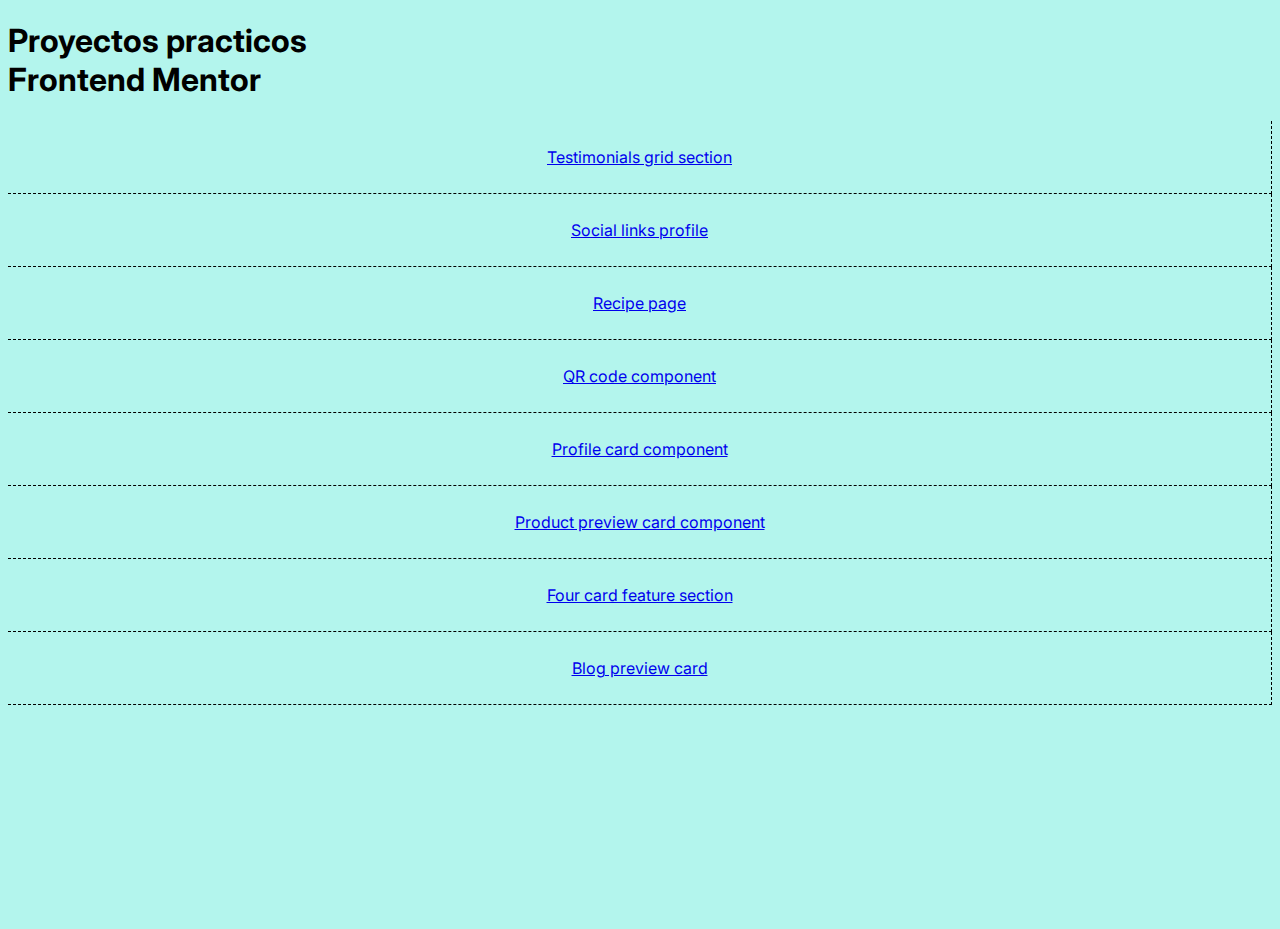
<file: Index.html>
<!DOCTYPE html>
<html lang="es">
<head>
  <meta charset="UTF-8">
  <meta name="viewport" content="width=device-width, initial-scale=1.0"> <!-- displays site properly based on user's device -->
  <link rel="stylesheet" href="stylesd.css">
  <link rel="preconnect" href="https://fonts.googleapis.com">
  <link rel="preconnect" href="https://fonts.gstatic.com" crossorigin>
  <link href="https://fonts.googleapis.com/css2?family=Figtree:ital,wght@0,300..900;1,300..900&family=Inter:ital,opsz,wght@0,14..32,100..900;1,14..32,100..900&display=swap" rel="stylesheet">
  <link rel="icon" type="image/png" sizes="32x32" href="Imagesd/favicon-32x32.png">
  <title>Frontend Mentor | Link a Proyectos</title>
</head>
<body>
    <div role="contentinfo" class="colum-social">
        <header class="head-1">
            <h1 class="head-h1">
                Proyectos practicos <br> Frontend Mentor
            </h1>
        </header>
        </dt>
        <footer class="foot-1">
            <dl class="list">
                <dt class="bto-1" >
                    <a href="https://danesp93.github.io/development/Testimonials%20grid%20section/" target="_blank"><p >Testimonials grid section</p>
                </dt>
                <dt class="bto-1" >
                    <a href="https://danesp93.github.io/development/Social%20links%20profile/" target="_blank"><p >Social links profile</p>
                </dt>
                <dt class="bto-1" >
                    <a href="https://danesp93.github.io/development/Recipe%20page/" target="_blank"><p >Recipe page</p>
                </dt>
                <dt class="bto-1" >
                    <a href="https://danesp93.github.io/development/QR%20code%20component/" target="_blank"><p >QR code component</p>
                </dt>
                <dt class="bto-1" >
                    <a href="https://danesp93.github.io/development/Profile%20card%20component/" target="_blank"><p >Profile card component</p>
                </dt>
                <dt class="bto-1" >
                    <a href="https://danesp93.github.io/development/Product%20preview%20card%20component/" target="_blank"><p >Product preview card component</p>
                </dt>
                <dt class="bto-1" >
                    <a href="https://danesp93.github.io/development/Four%20card%20feature%20section/" target="_blank"><p >Four card feature section</p>
                </dt>
                <dt class="bto-1" >
                    <a href="https://danesp93.github.io/development/Blog%20preview%20card/" target="_blank"><p >Blog preview card</p>
                </dt>
            </dl>
        </footer>
    </div>
</body>
</html>
</file>
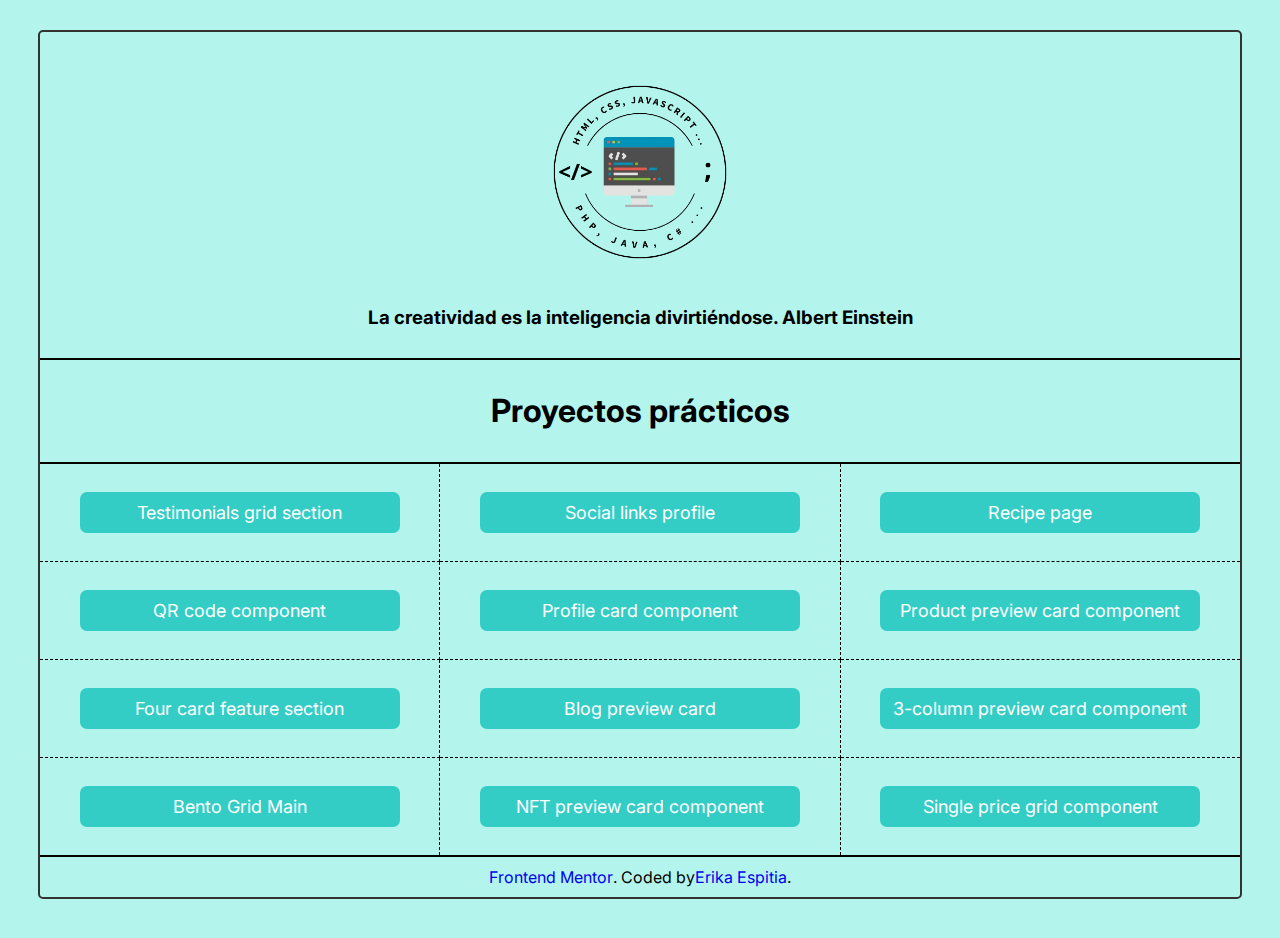
<file: index.html>
<!DOCTYPE html>
<html lang="es">
<head>
  <meta charset="UTF-8">
  <meta name="viewport" content="width=device-width, initial-scale=1.0"> <!-- displays site properly based on user's device -->
  <link rel="stylesheet" href="stylesd.css">
  <link rel="preconnect" href="https://fonts.googleapis.com">
  <link rel="preconnect" href="https://fonts.gstatic.com" crossorigin>
  <link href="https://fonts.googleapis.com/css2?family=Figtree:ital,wght@0,300..900;1,300..900&family=Inter:ital,opsz,wght@0,14..32,100..900;1,14..32,100..900&display=swap" rel="stylesheet">
  <link rel="icon" type="image/png" sizes="32x32" href="Imagesd/favicon-32x32.png">
  <title>Frontend Mentor | Link a Proyectos</title>
</head>
<body>
    <div role="contentinfo" class="Pagina">
        <div role="Menu" class="pMenu">
            <img src="./Imagesd/logogit.png" alt="">
            <h3>La creatividad es la inteligencia divirtiéndose. Albert Einstein </h3>
        </div>
        <div role="head" class="pagHead">
            <H1>
                Proyectos prácticos
            </H1>
        </div>
        <div role="columns" class="bto-1" >
            <a href="https://danesp93.github.io/development/Testimonials%20grid%20section/" target="_blank">
            <p>Testimonials grid section</p>
        </div>
        <div role="columns" class="bto-2" >
            <a href="https://danesp93.github.io/development/Social%20links%20profile/" target="_blank">
            <p>Social links profile</p>
        </div>
        <div role="columns" class="bto-3" >
            <a href="https://danesp93.github.io/development/Recipe%20page/" target="_blank">
            <p >Recipe page</p>
        </div>
        <div role="columns" class="bto-4" >
            <a href="https://danesp93.github.io/development/QR%20code%20component/" target="_blank">
            <p >QR code component</p>
        </div>
        <div role="columns" class="bto-5" >
            <a href="https://danesp93.github.io/development/Profile%20card%20component/" target="_blank">
            <p >Profile card component</p>
        </div>
        <div role="columns" class="bto-6" >
            <a href="https://danesp93.github.io/development/Product%20preview%20card%20component/" target="_blank">
            <p >Product preview card component</p>
        </div>
        <div role="columns" class="bto-7" >
            <a href="https://danesp93.github.io/development/Four%20card%20feature%20section/" target="_blank">
            <p>Four card feature section</p>
        </div>
        <div role="columns" class="bto-8">
            <a href="https://danesp93.github.io/development/Blog%20preview%20card/" target="_blank"><p >Blog preview card</p>
        </div>
        <div role="columns" class="bto-9">
            <a href="https://danesp93.github.io/development/3-column-preview-card-component-main/" target="_blank">
            <p>3-column preview card component</p>
        </div>
        <div role="columns" class="bto-10">
            <a href="https://danesp93.github.io/development/Bento%20grid/" target="_blank">
            <p>Bento Grid Main</p>
        </div>
        <div role="columns" class="bto-11">
            <a href="https://danesp93.github.io/development/NFT%20preview%20card%20component/" target="_blank">
            <p>NFT preview card component</p>
        </div>
        <div role="columns" class="bto-12">
            <a href="https://danesp93.github.io/development/Single%20price%20grid%20component/" target="_blank">
            <p>Single price grid component</p>
        </div>
        <div role="footer" class="pagiFooter">
            <span class="attribution">
                <a href="https://www.frontendmentor.io?ref=challenge" target="_blank">Frontend Mentor</a>. 
                Coded by <a href="#">Erika Espitia</a>.
            </span>
        </div>
    </div>
</body>
</html>
</file>
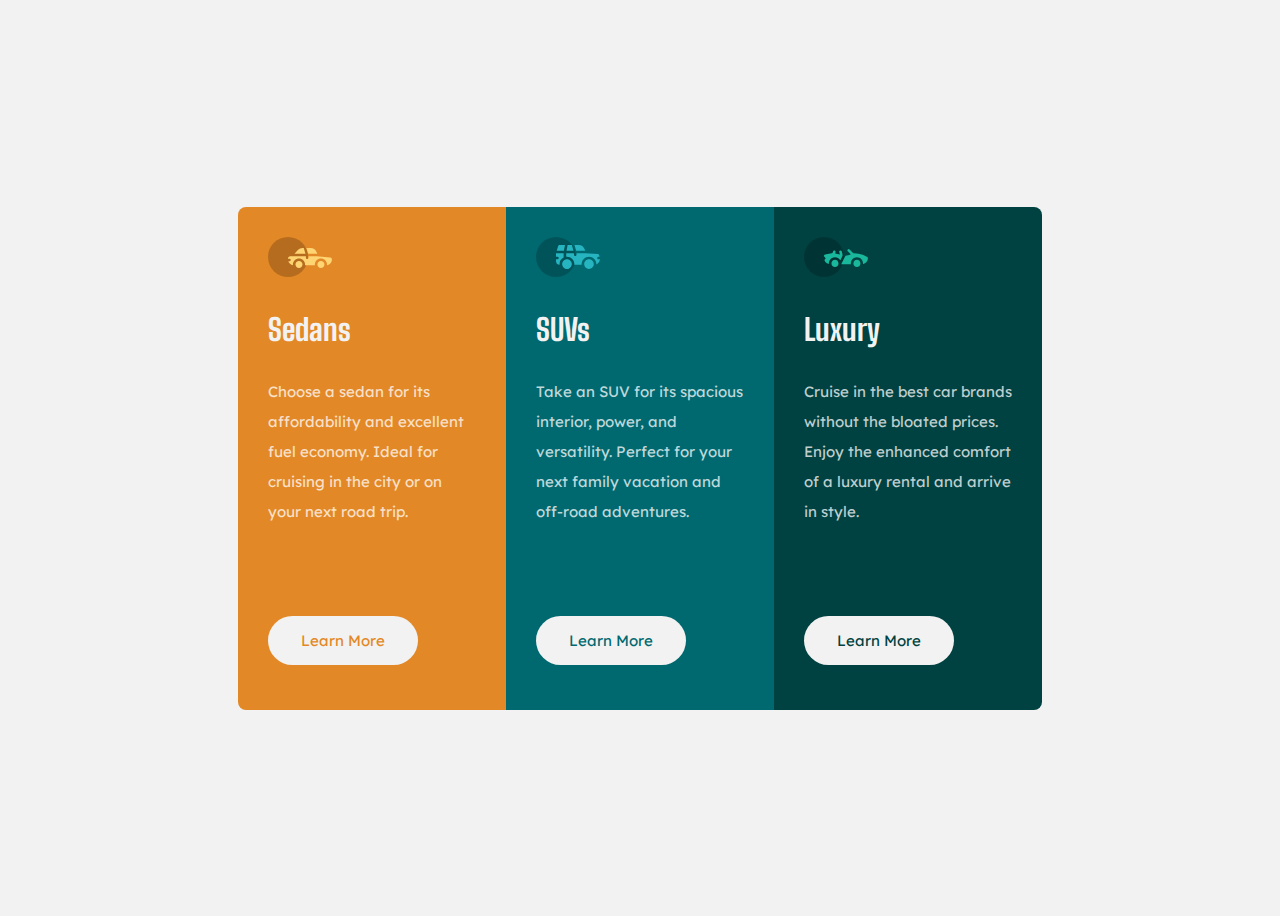
<file: 3-column-preview-card-component-main/index.html>
<!DOCTYPE html>
<html lang="en">
<head>
    <meta charset="UTF-8">
  <meta name="viewport" content="width=device-width, initial-scale=1.0"> <!-- displays site properly based on user's device -->

  <link rel="icon" type="image/png" sizes="32x32" href="./images/favicon-32x32.png">
  <link rel="stylesheet" href="stylesc.css">
  <title>Frontend Mentor | 3-column preview card component</title>
</head>
<body>
    <section class="cardcolums">
        <div class="cardSedans">
            <!-- <img class="imgcomill" src="images/bg-pattern-quotation.svg" alt=""> -->
            <img class="imgSedans" src="images/icon-sedans.svg" alt="">
            <h3 class="h3Card">Sedans</h3>
            <p class="pCard">
                Choose a sedan for its affordability and excellent fuel economy. Ideal for cruising in the city 
                or on your next road trip.
            </p>
            <footer class="bto-1">
                <p class="pbtn1">Learn More</p>
            </footer>
        </div>
        <div class="cardSuvs">
            <img class="imgSuvs" src="images/icon-suvs.svg" alt="">
            <h3 class="h3Card">SUVs</h3>
            <p class="pCard">
                Take an SUV for its spacious interior, power, and versatility. Perfect for your next family vacation 
                and off-road adventures.
            </p>
            <footer class="bto-2">
                <p class="pbtn2">Learn More</p>
            </footer>
        </div>
        <div class="cardLuxury">
            <img class="imgLuxury"  src="images/icon-luxury.svg" alt="">
            <h3 class="h3Card">Luxury</h3>
            <p class="pCard">
                Cruise in the best car brands without the bloated prices. Enjoy the enhanced comfort of a luxury 
                rental and arrive in style.
            </p>
            <footer class="bto-3">
                <p class="pbtn3">Learn More</p>
            </footer>
        </div>
    </section>
</body>
</html>
</file>
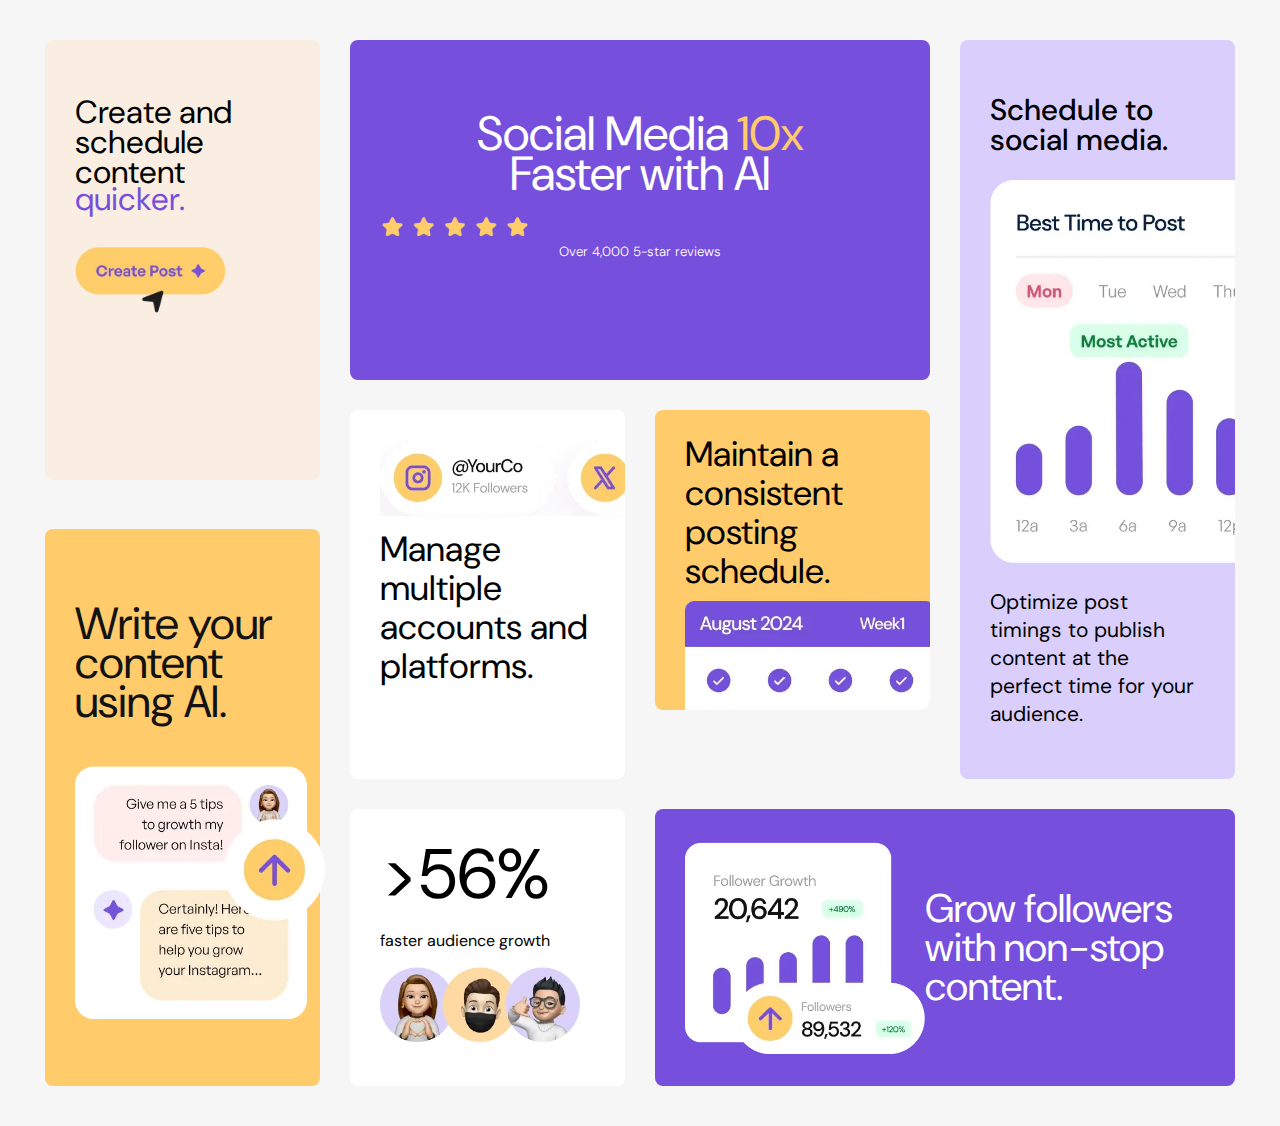
<file: Bento grid/index.html>
<!DOCTYPE html>
<html lang="en">
<head>
    <meta charset="UTF-8">
    <meta name="viewport" content="width=device-width, initial-scale=1.0"> <!-- displays site properly based on user's device -->
    <link rel="stylesheet" href="stylesben.css">
    <link rel="preconnect" href="https://fonts.googleapis.com">
    <link rel="preconnect" href="https://fonts.gstatic.com" crossorigin>
    <link rel="icon" type="image/png" sizes="32x32" href="./images/favicon-32x32.png">
    <title>Frontend Mentor | Bento grid</title>
</head>
<body>
    <section class="tarjetas">
        <div class="cardStar">
            
            <h1 class="h1Star">Social Media <span>10x</span></h1>
            <h1 class="h1Ia">Faster with AI</h1>
            <img src="./images/illustration-five-stars.webp" alt="" class="imgStar">
            <h5>Over 4,000 5-star reviews</h5>
        </div>
        <div class="cardSocial">
            <img src="./images/illustration-multiple-platforms.webp" alt="" class="imgSocial">
            <h5>Manage multiple accounts and platforms.</h5>
        </div>
        <div class="cardCalen">
            <h3>Maintain a consistent posting schedule.</h3>
            <img src="./images/illustration-consistent-schedule.webp" alt="" class="imgCalen">
        </div>
        <div class="cardMedia">
            <h2>Schedule to social media.</h2>
            <img src="./images/illustration-schedule-posts.webp" alt="" class="imgMedia">
            <p>Optimize post timings to publish content at the perfect time for your audience.</p>
        </div>
        <div class="cardFollowers">
            <img src="./images/illustration-grow-followers.webp" alt="" class="imgFollow">
            <h2>Grow followers with non-stop content.</h2>
        </div>
        <div class="cardAudi">
            <h3>>56%</h3>
            <p>faster audience growth</p>
            <img src="./images/illustration-audience-growth.webp" alt="" class="imgAudi">
        </div>
        <div class="cardPost">
            <h2 class="h2c">Create and schedule content</h2>
            <h2 class="h2q">quicker.</h2>
            <img src="./images/illustration-create-post.webp" alt="" class="imgPost">
        </div>
        <div class="cardChat">
            <h3>Write your content using AI.</h3>
            <img src="./images/illustration-ai-content.webp" alt="" class="imgChad">
        </div>
    </section>
</body>
</html>
</file>
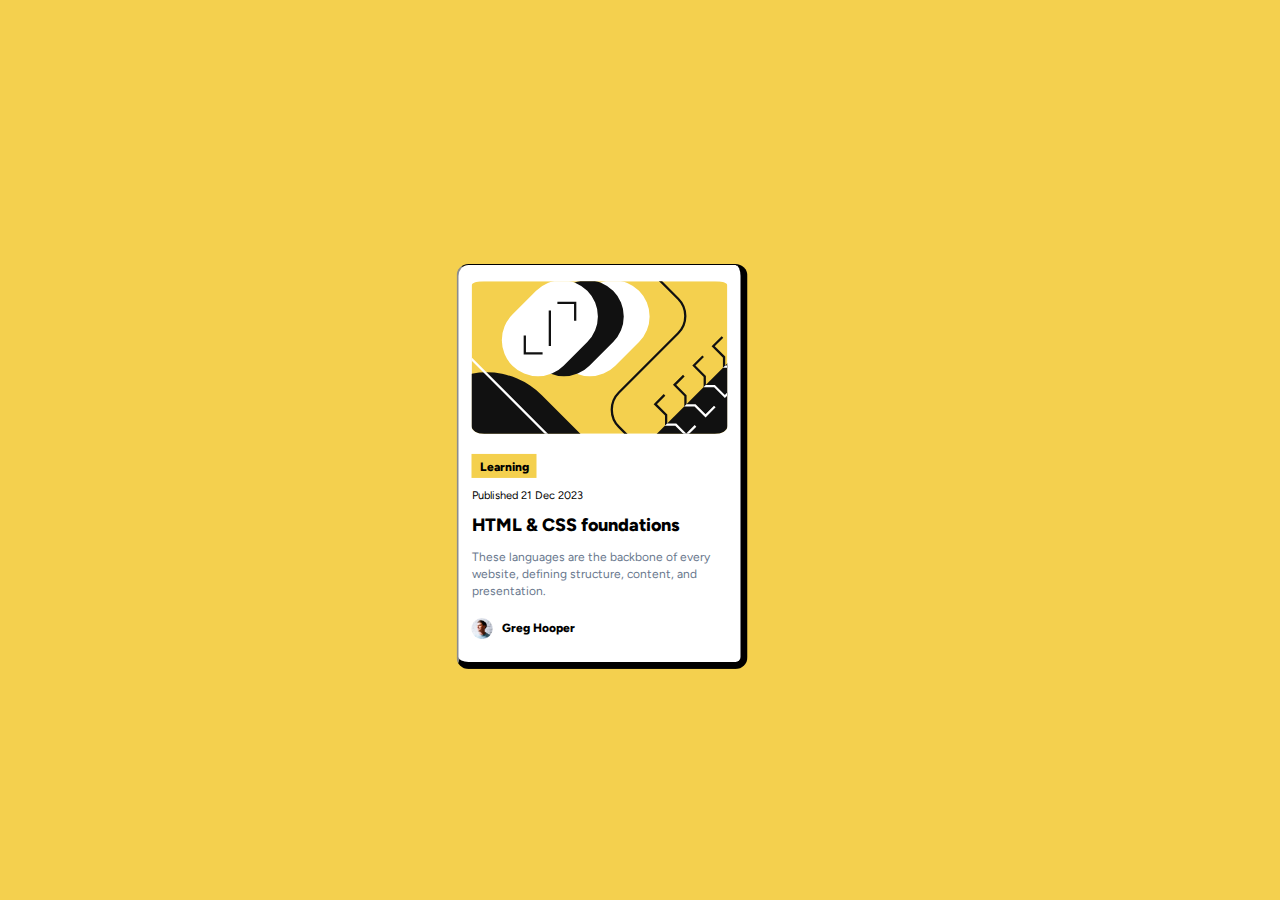
<file: Blog preview card/index.html>
<!DOCTYPE html>
<html lang="en">
<head>
  <meta charset="UTF-8">
  <meta name="viewport" content="width=device-width, initial-scale=1.0"> <!-- displays site properly based on user's device -->
  <link rel="stylesheet" href="styles.css">
  <link rel="preconnect" href="https://fonts.googleapis.com">
<link rel="preconnect" href="https://fonts.gstatic.com" crossorigin>
<link href="https://fonts.googleapis.com/css2?family=Figtree:ital,wght@0,300..900;1,300..900&display=swap" rel="stylesheet">
  <link rel="icon" type="image/png" sizes="32x32" href="images/favicon-32x32.png">
  <title>Frontend Mentor | Blog preview card</title>
</head>
<body>
    <div class="colum-blog">
        <div class="cont-blog">
            <div >
                <svg xmlns="http://www.w3.org/2000/svg" class="img-enc" width="336" height="201" fill="none" viewBox="0 0 336 201"><g clip-path="url(#a)"><path fill="#F4D04E" d="M0 .5h336v200H0z"/><rect width="139" height="95" x="87.996" y="77.729" fill="#fff" rx="47.5" transform="rotate(-45 87.996 77.729)"/><rect width="139" height="95" x="54.055" y="77.729" fill="#111" rx="47.5" transform="rotate(-45 54.055 77.729)"/><path fill="#111" d="M234.864 209.036 451.4-7.5l67.175 67.175-216.536 216.536z"/><rect width="139" height="95" x="20.114" y="77.729" fill="#fff" rx="47.5" transform="rotate(-45 20.114 77.729)"/><rect width="204.19" height="270.554" fill="#111" rx="102.095" transform="scale(-1 1) rotate(45 -103.887 14.564)"/><path stroke="#fff" stroke-width="3" d="m6.69-357.5 135.583 135.727c12.481 12.494 12.481 32.737 0 45.231L-45.544 11.475c-12.481 12.494-12.481 32.737 0 45.23L107.088 209.5"/><path stroke="#111" stroke-width="3" d="M69.965 71.719v23.334h23.334M136.079 52.273V28.94h-23.334M102.845 38.838v46.67M210.364-37.5l60.873 60.873c12.497 12.496 12.497 32.758 0 45.254l-77.745 77.746c-12.497 12.496-12.497 32.758 0 45.254l69.872 69.873"/><path stroke="#111" stroke-width="3" d="m253.339 149.574-12.144 12.145 14.256 14.257v12.672h12.673l13.729 13.729 12.145-12.145M278.685 124.228l-12.145 12.145 14.257 14.257v12.673h12.673l13.729 13.729 12.145-12.145M304.031 98.883l-12.145 12.144 14.257 14.257v12.673h12.673l13.729 13.729 12.144-12.145M329.376 73.537l-12.145 12.145 14.257 14.257v12.672h12.673l13.729 13.729 12.145-12.144"/><path stroke="#fff" stroke-width="5" d="m354.722 48.191-12.145 12.145 14.257 14.257v12.673h12.673l13.729 13.729 12.145-12.145"/><mask id="b" width="285" height="285" x="234" y="-8" maskUnits="userSpaceOnUse" style="mask-type:alpha"><path fill="#111" d="M234.864 209.036 451.4-7.5l67.175 67.175-216.536 216.536z"/></mask><g stroke="#fff" mask="url(#b)"><path stroke-width="3" d="m253.339 149.574-12.144 12.145 14.256 14.257v12.672h12.673l13.729 13.729 12.145-12.145M278.685 124.228l-12.145 12.145 14.257 14.257v12.673h12.673l13.729 13.729 12.145-12.145M304.031 98.883l-12.145 12.144 14.257 14.257v12.673h12.673l13.729 13.729 12.144-12.145M329.376 73.537l-12.145 12.145 14.257 14.257v12.672h12.673l13.729 13.729 12.145-12.145"/><path stroke-width="5" d="m354.722 48.191-12.145 12.145 14.257 14.257v12.673h12.673l13.729 13.729 12.145-12.145"/></g></g><defs><clipPath id="a"><path fill="#fff" d="M0 .5h336v200H0z"/></clipPath></defs></svg>
            </div>
            <div id="alinle">
                <div class="b-lea">
                    <strong class="text-b">Learning</strong>
                </div>
            </div>
            <p class="textpu">Published 21 Dec 2023</p>
            <h1 class="tittleh">
               HTML & CSS foundations
            </h1>
            <span>
                These languages are the backbone of every website, defining structure, content, and presentation.
            </span>
            <div class="bottimate">
                <img src="images/image-avatar.webp" alt=""  class="imag">
                <p class="avag">Greg Hooper</p>
            </div>
        </div>
    </div>
</body>
</html>
</file>
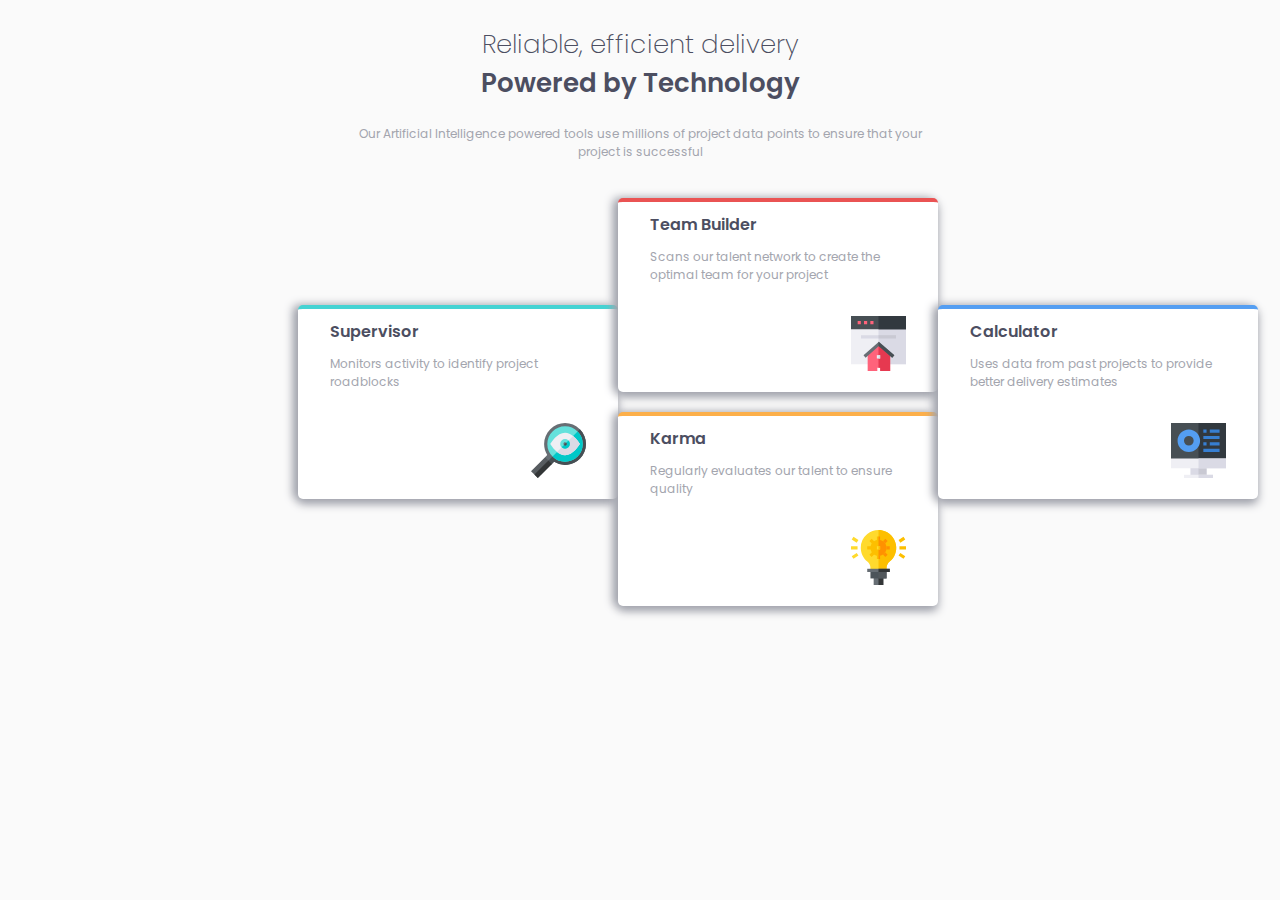
<file: Four card feature section/index.html>
<!DOCTYPE html>

<head>
  <meta charset="UTF-8">
  <meta name="viewport" content="width=device-width, initial-scale=1.0"> <!-- displays site properly based on user's device -->
  <link rel="preconnect" href="https://fonts.googleapis.com">
<link rel="preconnect" href="https://fonts.gstatic.com" crossorigin>
<link href="https://fonts.googleapis.com/css2?family=Figtree:ital,wght@0,300..900;1,300..900&family=Fraunces:ital,opsz,wght@0,9..144,100..900;1,9..144,100..900&family=Inter:ital,opsz,wght@0,14..32,100..900;1,14..32,100..900&family=Montserrat:ital,wght@0,100..900;1,100..900&family=Poppins:ital,wght@0,100;0,200;0,300;0,400;0,500;0,600;0,700;0,800;0,900;1,100;1,200;1,300;1,400;1,500;1,600;1,700;1,800;1,900&family=Young+Serif&display=swap" rel="stylesheet"> 
  <link rel="icon" type="image/png" sizes="32x32" href="./images/favicon-32x32.png">
  <link rel="stylesheet" href="stylfle.css">
  <title>Frontend Mentor | Four card feature section</title>

</head>
<html lang="es">
  <body>
    <header class="head-1">
      <h1>Reliable, efficient delivery</h1>
      <h2>Powered by Technology</h2>
      <p>Our Artificial Intelligence powered tools use millions of project data points 
        to ensure that your project is successful</p>
    </header>
    <div class="grid"> 
      <div class="item">
        <div class="card1">
          <div class="card1conte">
            <h1>Supervisor</h1>
            <p>Monitors activity to identify project roadblocks</p>
            <img src="images/icon-supervisor.svg" alt="">
          </div>
        </div >
      </div>
      <div class="item">
        <div class="card2">
          <div class="card2conte">
            <h1>Team Builder</h1>
            <p>Scans our talent network to create the optimal team for your project</p>
            <img src="images/icon-team-builder.svg" alt="">
          </div>
        </div>
        <div class="card3">
          <div class="card3conte">
            <h1>Karma</h1>
            <p>Regularly evaluates our talent to ensure quality</p>
            <img src="images/icon-karma.svg" alt="">
          </div>
        </div>
      </div>
      <div class="item">
        <div class="card4">
          <div class="card4conte">
            <h1>Calculator</h1>
            <p>Uses data from past projects to provide better delivery estimates</p>
            <img src="images/icon-calculator.svg" alt="">
          </div>
        </div>
      </div>
    </div>
  </body>
</html>
</file>
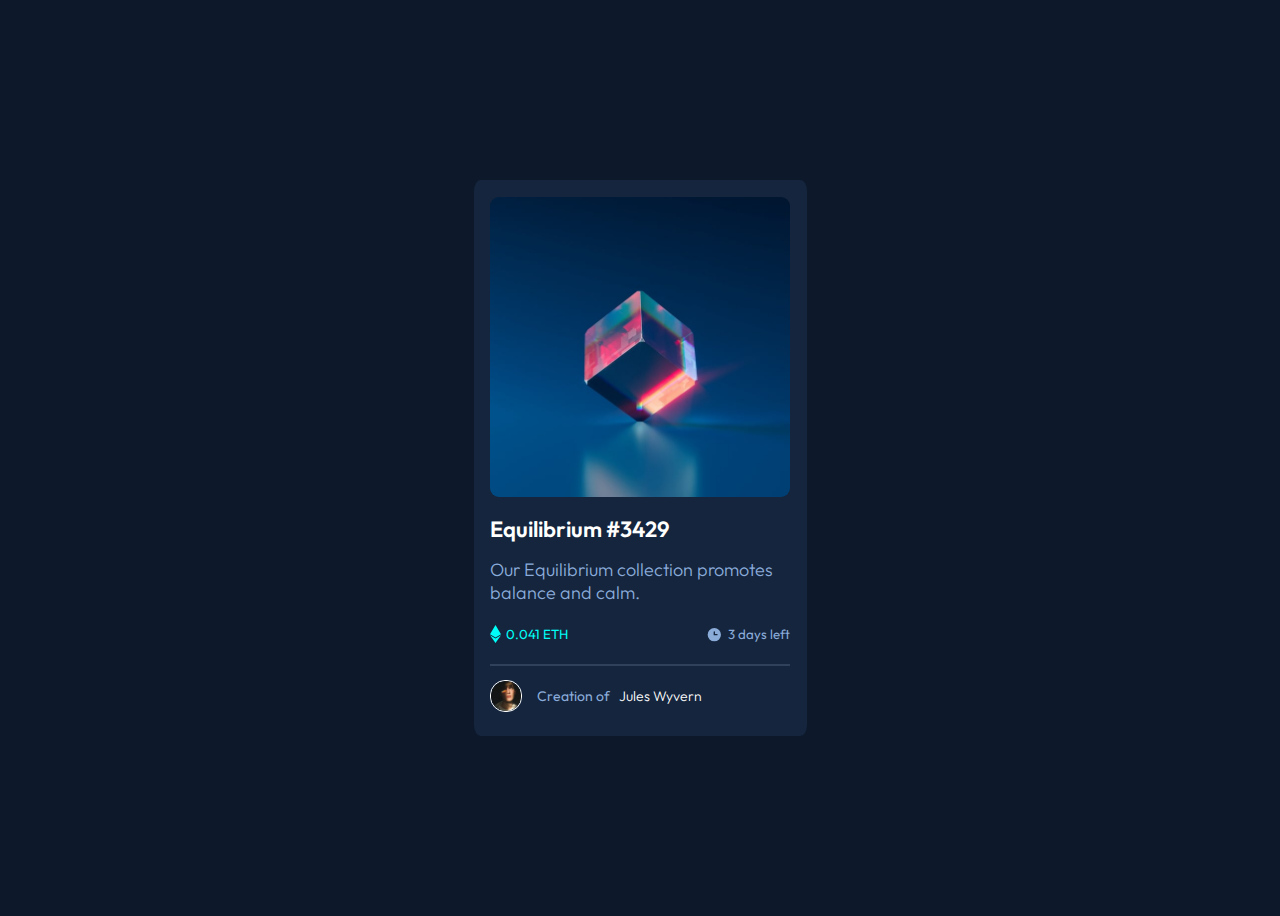
<file: NFT preview card component/index.html>
<!DOCTYPE html>
<html lang="en">
<head>
  <meta charset="UTF-8">
  <meta name="viewport" content="width=device-width, initial-scale=1.0"> <!-- displays site properly based on user's device -->
  <link rel="preconnect" href="https://fonts.googleapis.com">
    <link rel="preconnect" href="https://fonts.gstatic.com" crossorigin>
    <link href="https://fonts.googleapis.com/css2?family=Outfit:wght@100..900&display=swap" rel="stylesheet">
  <link rel="icon" type="image/png" sizes="32x32" href="./images/favicon-32x32.png">
  <link rel="stylesheet" href="stylesn.css">
  <title>Frontend Mentor | NFT preview card component</title>
</head>
<body>
    <div class="itemCard">
        <div class="columCard">
            <div class="image-container">
                <img src="./images/image-equilibrium.jpg" alt=""  class="imag">
                <div class="iconVi">
                    <img src="./images/icon-view.svg" alt=""> <!-- Aquí puedes usar cualquier ícono de Font Awesome -->
                </div>
            </div>
            <span>
            <h1>
                Equilibrium #3429
            </h1>
                Our Equilibrium collection promotes <br>
                balance and calm.
            </span>
            <section class="section-1">
                <div class="secEthe">
                    <img src="./images/icon-ethereum.svg" alt="" class="icon">
                    <h5>0.041 ETH</h5>
                </div>
                <div class="secClock">
                    <img src="./images/icon-clock.svg" alt="" class="icon">
                    <h5>3 days left</h5>
                </div>
            </section>
            <div class="line"></div>
            <footer class="footer-1">
                <img src="./images/image-avatar.png" alt="" class="ava">
                <p>Creation of</p><span>Jules Wyvern</span>
            </footer>
        </div>
    </div>
</body>
</html>
</file>
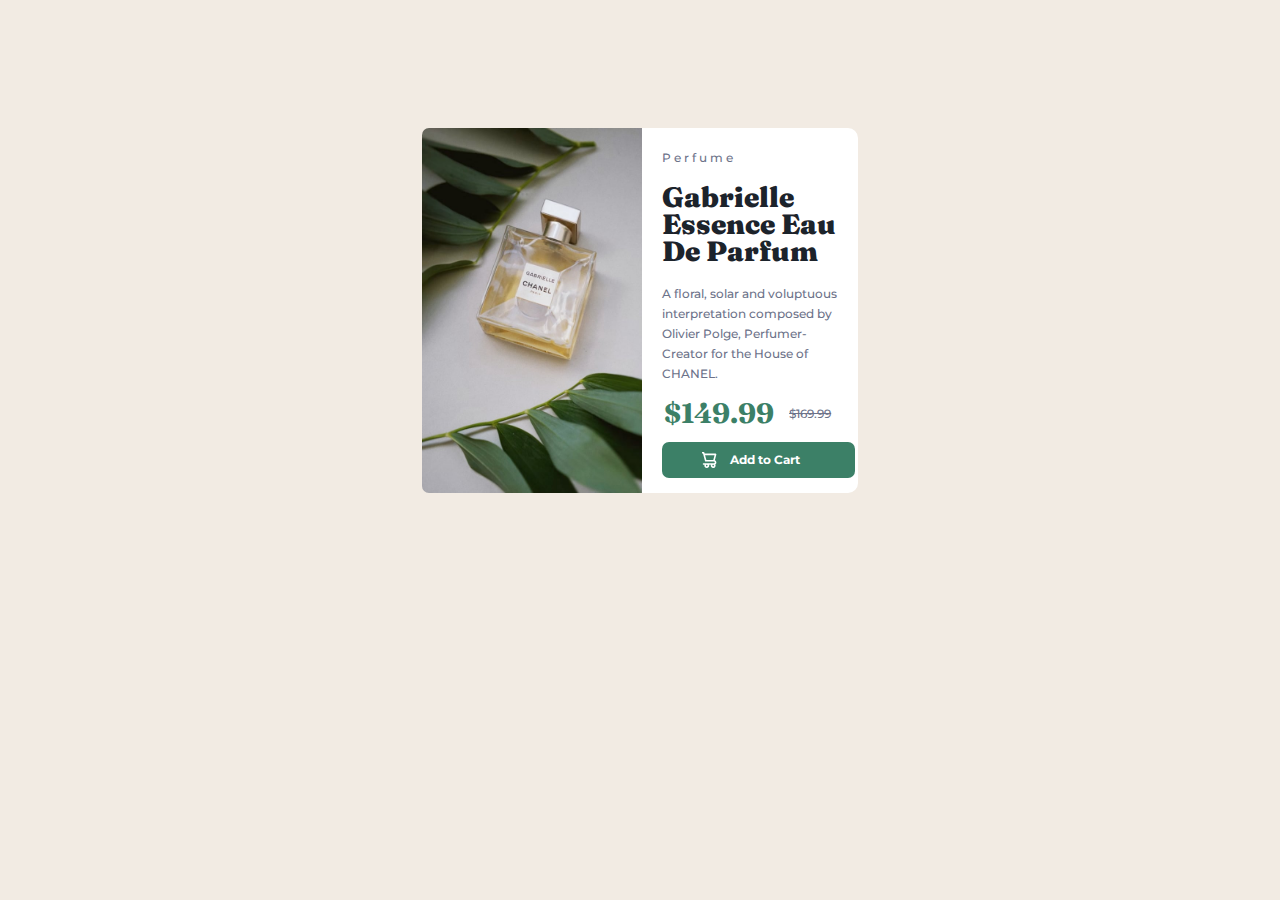
<file: Product preview card component/index.html>
<!DOCTYPE html>

<head>
  <meta charset="UTF-8">
  <meta name="viewport" content="width=device-width, initial-scale=1.0"> <!-- displays site properly based on user's device -->
  <link rel="preconnect" href="https://fonts.googleapis.com">
    <link rel="preconnect" href="https://fonts.gstatic.com" crossorigin>
    <link href="https://fonts.googleapis.com/css2?family=Figtree:ital,wght@0,300..900;1,300..900&family=Inter:ital,opsz,wght@0,14..32,100..900;1,14..32,100..900&family=Montserrat:ital,wght@0,100..900;1,100..900&family=Young+Serif&display=swap" rel="stylesheet">
    <link rel="preconnect" href="https://fonts.googleapis.com">
    <link rel="preconnect" href="https://fonts.gstatic.com" crossorigin>
    <link href="https://fonts.googleapis.com/css2?family=Figtree:ital,wght@0,300..900;1,300..900&family=Fraunces:ital,opsz,wght@0,9..144,100..900;1,9..144,100..900&family=Inter:ital,opsz,wght@0,14..32,100..900;1,14..32,100..900&family=Montserrat:ital,wght@0,100..900;1,100..900&family=Young+Serif&display=swap" rel="stylesheet">
    <link rel="icon" type="image/png" sizes="32x32" href="./images/favicon-32x32.png">
  <link rel="stylesheet" href="stylepc.css">
  <title>Frontend Mentor | Product preview card component</title>

</head>
<html lang="es">
<body>
    <div role="contentinfo" class="container">
        <header class="head-1">
            <img 
            srcset="images/image-product-desktop.jpg 600w, images/image-product-mobile.jpg 686w" 
            sizes="(max-width: 1440px) 600px, (max-width: 375px) 686px" alt="">
        </header>
        <nav class="nav-1">
            <p>Perfume</p>
            <h1><strong>Gabrielle Essence Eau De Parfum</strong></h1>
        </nav>
        <main class="main-1">
            <p>A floral, solar and voluptuous interpretation composed by Olivier Polge, 
                Perfumer-Creator for the House of CHANEL.
            </p>
        </main>
        <section class="section-1">
            <strong>$149.99 </strong>
            <span><s>$169.99</s></span>
        </section>
        <footer class="bto-1 ">
            <a href="" ><p><img src="images/icon-cart.svg" alt=""> Add to Cart</p>
        </footer>
</body>
</html>
</file>
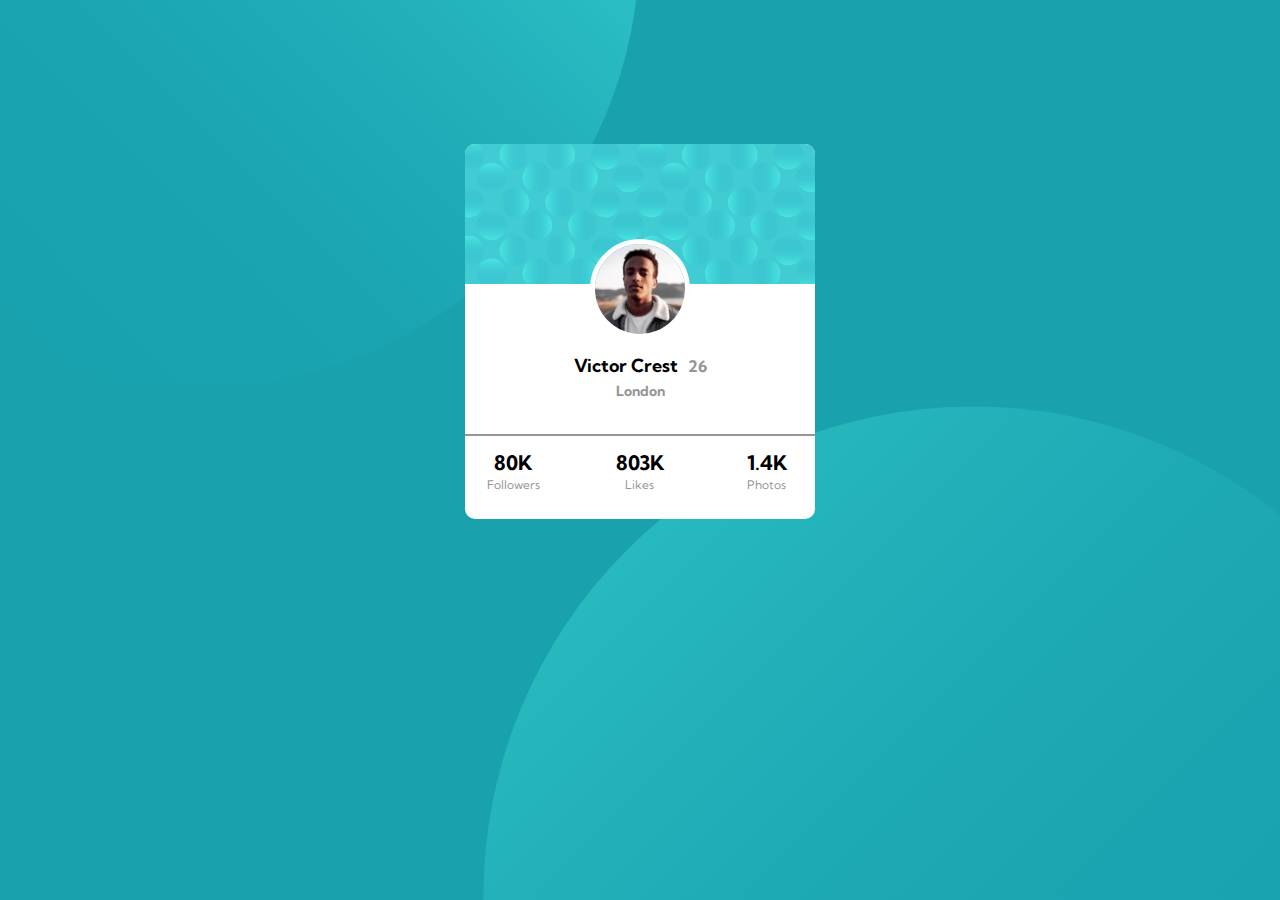
<file: Profile card component/index.html>
<!DOCTYPE html>
<html lang="en">
<head>
  <meta charset="UTF-8">
  <meta name="viewport" content="width=device-width, initial-scale=1.0"> <!-- displays site properly based on user's device -->

  <link rel="icon" type="image/png" sizes="32x32" href="images/favicon-32x32.png">
  <link rel="stylesheet" href="styleca.css">
  <title>Frontend Mentor | Profile card component</title>

</head>
<body>
    <img class="imgtop" src="images/bg-pattern-top.svg" alt="">
    <section class="card">
        <main class="main-1">
            <header class="head-1">
                <img class="imghead" src="images/bg-pattern-card.svg" alt="">
                <img class="imgicon" src="images/image-victor.jpg" alt="">
            </header>
            <div class="div-1">
                <h1>Victor Crest <span> 26</span></h1>
                <p>London</p>
            </div>
        </main>
            <footer class="foot-1">
                <div>
                    <h1>80K</h1>
                    <p>Followers</p>
                </div>
                <div>
                    <h1>803K</h1>
                    <p>Likes</p>
                </div>
                <div>
                    <h1>1.4K</h1>
                    <p>Photos</p>
                </div>
            </footer>
    </section>
</body>
</html>
</file>
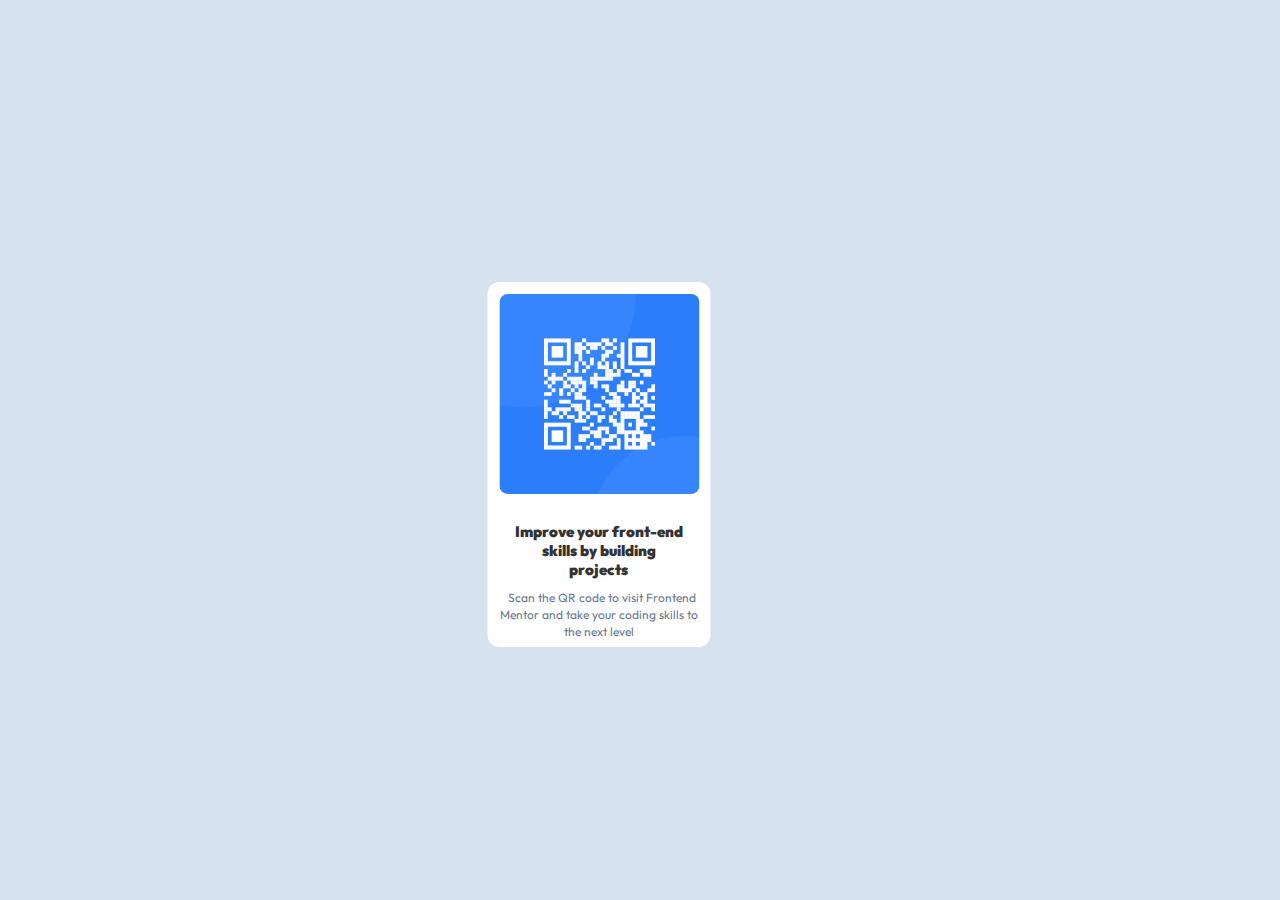
<file: QR code component/index.html>
<!DOCTYPE html>
<html lang="en">
<head>
  <meta charset="UTF-8">
  <meta name="viewport" content="width=device-width, initial-scale=1.0"> <!-- displays site properly based on user's device -->
  <link rel="preconnect" href="https://fonts.googleapis.com">
<link rel="preconnect" href="https://fonts.gstatic.com" crossorigin>
<link href="https://fonts.googleapis.com/css2?family=Outfit:wght@100..900&display=swap" rel="stylesheet">
  <link rel="icon" type="image/png" sizes="32x32" href="./images/favicon-32x32.png">
  <link rel="stylesheet" href="style.css">
  <title>Frontend Mentor | QR code component</title>

  <!-- Feel free to remove these styles or customise in your own stylesheet 👍 -->
  <style>
    .attribution { font-size: 11px; text-align: center; }
    .attribution a { color: hsl(228, 45%, 44%); }
  </style>
</head>
<body>
    <div class="item-qr">
        <div class="colum-qr">
            <img src="images/image-qr-code.png" alt=""  class="imag">
            <h1>
                <strong>Improve your front-end skills by building projects</strong>
            </h1>
            <span>
                Scan the QR code to visit Frontend Mentor and take your coding skills to the next level
            </span>
        </div>
    </div>
</body>
</html>
</file>
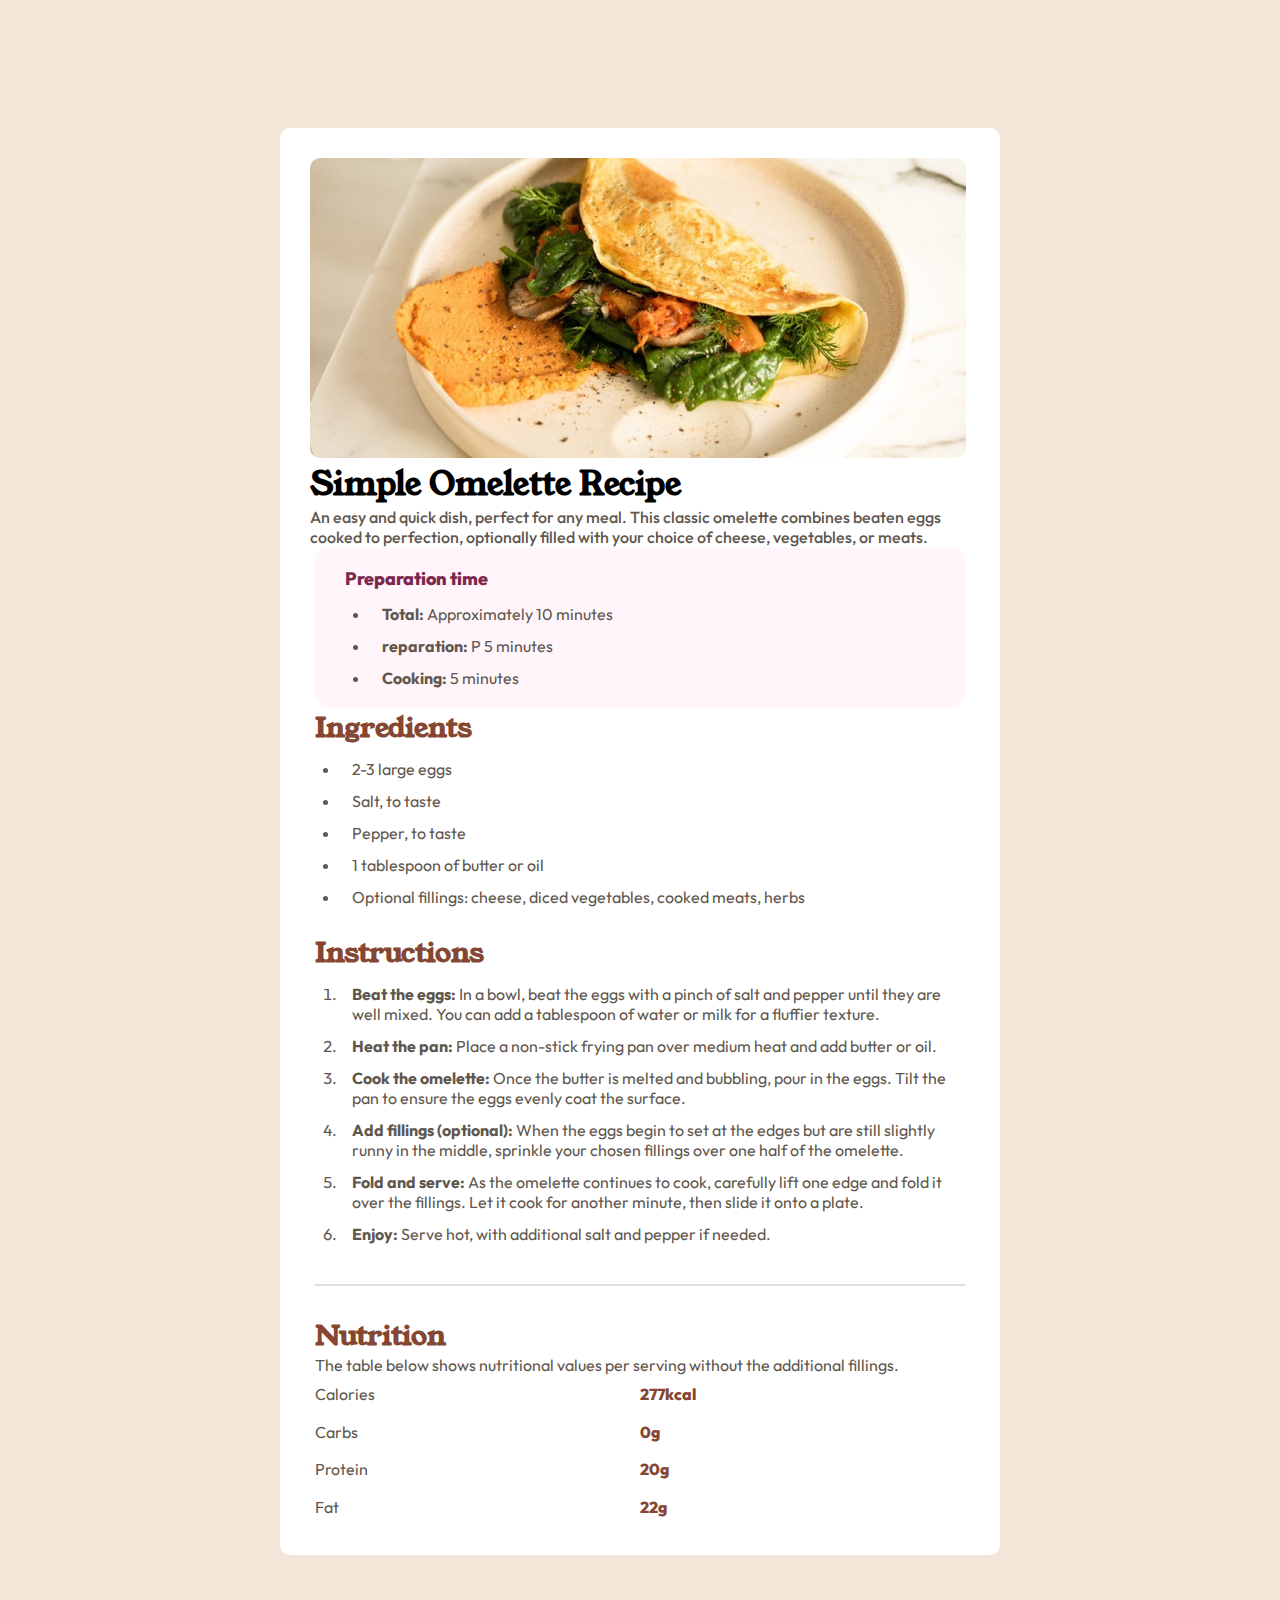
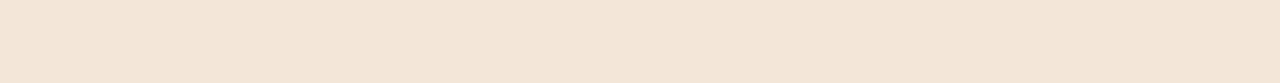
<file: Recipe page/index.html>
<!DOCTYPE html>
<html lang="en">
<head>
  <meta charset="UTF-8">
  <meta name="viewport" content="width=device-width, initial-scale=1.0"> <!-- displays site properly based on user's device -->
  <link rel="preconnect" href="https://fonts.googleapis.com">
<link rel="preconnect" href="https://fonts.gstatic.com" crossorigin>
<link href="https://fonts.googleapis.com/css2?family=Outfit:wght@100..900&display=swap" rel="stylesheet">
<link rel="preconnect" href="https://fonts.googleapis.com">
<link rel="preconnect" href="https://fonts.gstatic.com" crossorigin>
<link href="https://fonts.googleapis.com/css2?family=Figtree:ital,wght@0,300..900;1,300..900&family=Inter:ital,opsz,wght@0,14..32,100..900;1,14..32,100..900&family=Young+Serif&display=swap" rel="stylesheet">
  <link rel="icon" type="image/png" sizes="32x32" href="./images/favicon-32x32.png">
  <link rel="stylesheet" href="stilesr1.css">
  <title>Frontend Mentor | Recipe page</title>

</head>
<body>
    <div class="container">
        <header class="head-1">
            <img src="images/image-omelette.jpeg" alt="">
            <h1 class="head-h1">Simple Omelette Recipe</h1>
            <p class="head-p">
                An easy and quick dish, perfect for any meal. This classic omelette combines beaten eggs cooked 
                to perfection, optionally filled with your choice of cheese, vegetables, or meats.
            </p>
        </header>
        <nav class="nav-1">
            <h1 class="nav-h1">
                Preparation time
            </h1>
            <ul class="nav-ul">
                <li><strong>Total:</strong> Approximately 10 minutes</li>
                <li><strong>reparation:</strong> P 5 minutes</li>
                <li><strong>Cooking:</strong> 5 minutes</li>
            </ul>
        </nav>
        <div role="content" class="content-1">
            <h1>Ingredients</h1>
            <ul>
                <li>2-3 large eggs</li>
                <li>Salt, to taste</li>
                <li>Pepper, to taste</li>
                <li>1 tablespoon of butter or oil</li>
                <li>Optional fillings: cheese, diced vegetables, cooked meats, herbs</li>
            </ul>
            <h1>Instructions</h1>
            <ol>
                <li>
                    <strong>Beat the eggs:</strong> 
                    <span>
                        In a bowl, beat the eggs with a pinch of salt and pepper until they are well mixed. 
                        You can add a tablespoon of water or milk for a fluffier texture.
                    </span>
                </li>
                <li>
                    <strong>Heat the pan:</strong> 
                    <span>
                        Place a non-stick frying pan over medium heat and add butter or oil.
                    </span>
                </li>
                <li>
                    <strong>Cook the omelette:</strong> 
                    <span>
                        Once the butter is melted and bubbling, pour in the eggs. Tilt the pan to ensure 
                        the eggs evenly coat the surface.
                    </span>
                </li>
                <li>
                    <strong>Add fillings (optional):</strong>
                    <span>
                        When the eggs begin to set at the edges but are still slightly runny in the 
                        middle, sprinkle your chosen fillings over one half of the omelette.
                    </span> 
                </li>
                <li>
                    <strong>Fold and serve:</strong> 
                    <span>
                        As the omelette continues to cook, carefully lift one edge and fold it over the 
                        fillings. Let it cook for another minute, then slide it onto a plate.
                    </span>
                </li>
                <li>
                    <strong>Enjoy:</strong> 
                    <span>
                        Serve hot, with additional salt and pepper if needed.
                    </span>
                </li>
            </ol>
        </div>
        <footer class="foot-1">
            <h1>Nutrition</h1>
            <p>
                The table below shows nutritional values per serving without the additional fillings.
            </p>
            <table>
                <tr >
                  <td class="foot-tr"><span>Calories</span></td><td class="foot-tr"><strong>277kcal</strong></td>
                </tr>
                <tr>
                  <td class="foot-tr"><span>Carbs</span></td><td class="foot-tr"><strong>0g</strong></td>
                </tr>
                <div></div>
                <tr>
                    <td class="foot-tr"><span>Protein</span></td><td class="foot-tr"><strong>20g</strong></td>
                </tr>
                <div></div>
                <tr>
                    <td><span>Fat</span></td><td><strong>22g</strong></td>
                </tr>
            </table>
        </footer>
        <div></div>
    </div>
</body>
</html>
</file>
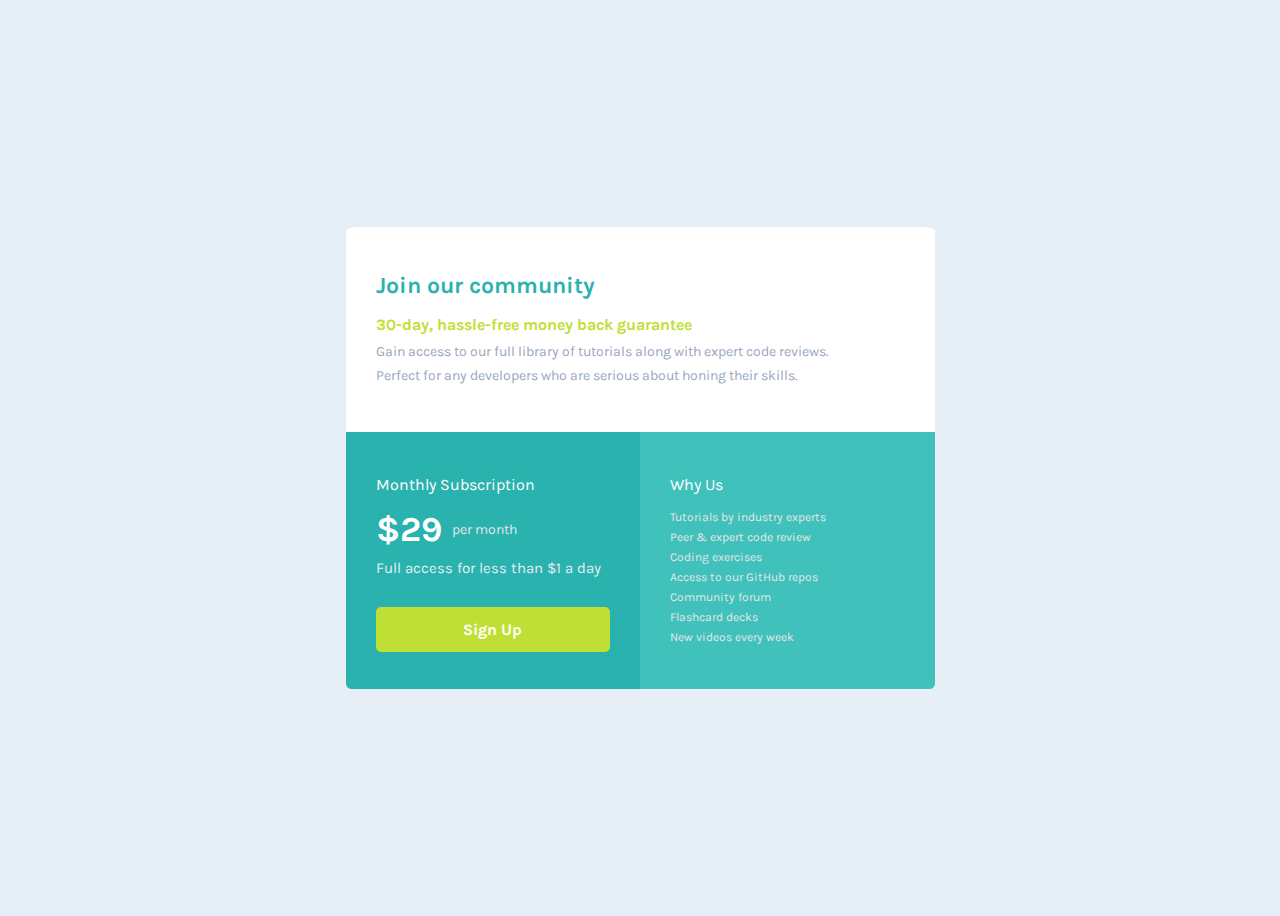
<file: Single price grid component/index.html>
<!DOCTYPE html>
<html lang="en">
<head>
  <meta charset="UTF-8">
  <meta name="viewport" content="width=device-width, initial-scale=1.0"> <!-- displays site properly based on user's device -->
  <link rel="icon" type="image/png" sizes="32x32" href="./images/favicon-32x32.png">
  <link rel="stylesheet" href="stylespgr.css">
  <title>Frontend Mentor | Single Price Grid Component</title>
</head>
<body>
    <div class="sectiProd">
        <div class="secHead">
            <h1>Join our community</h1>
            <h3>30-day, hassle-free money back guarantee</h3>
            <p>  Gain access to our full library of tutorials along with expert code reviews. <br>
                Perfect for any developers who are serious about honing their skills.</p>
        </div>
        <div class="secColum1">
            <h2>Monthly Subscription</h2>
            <h4>&dollar;29<p class="pSecCol">per month</p></h4>
            <p class="pFull">Full access for less than &dollar;1 a day</p>
            <div class="btnCol1">Sign Up</div>
        </div>
        <div class="secColum2">
            <h2>Why Us</h2>
            <p>Tutorials by industry experts
                Peer &amp; expert code review
                Coding exercises <br>
                Access to our GitHub repos
                Community forum <br>
                Flashcard decks <br>
                New videos every week</p>
        </div>
    </div>
</body>
</html>
</file>
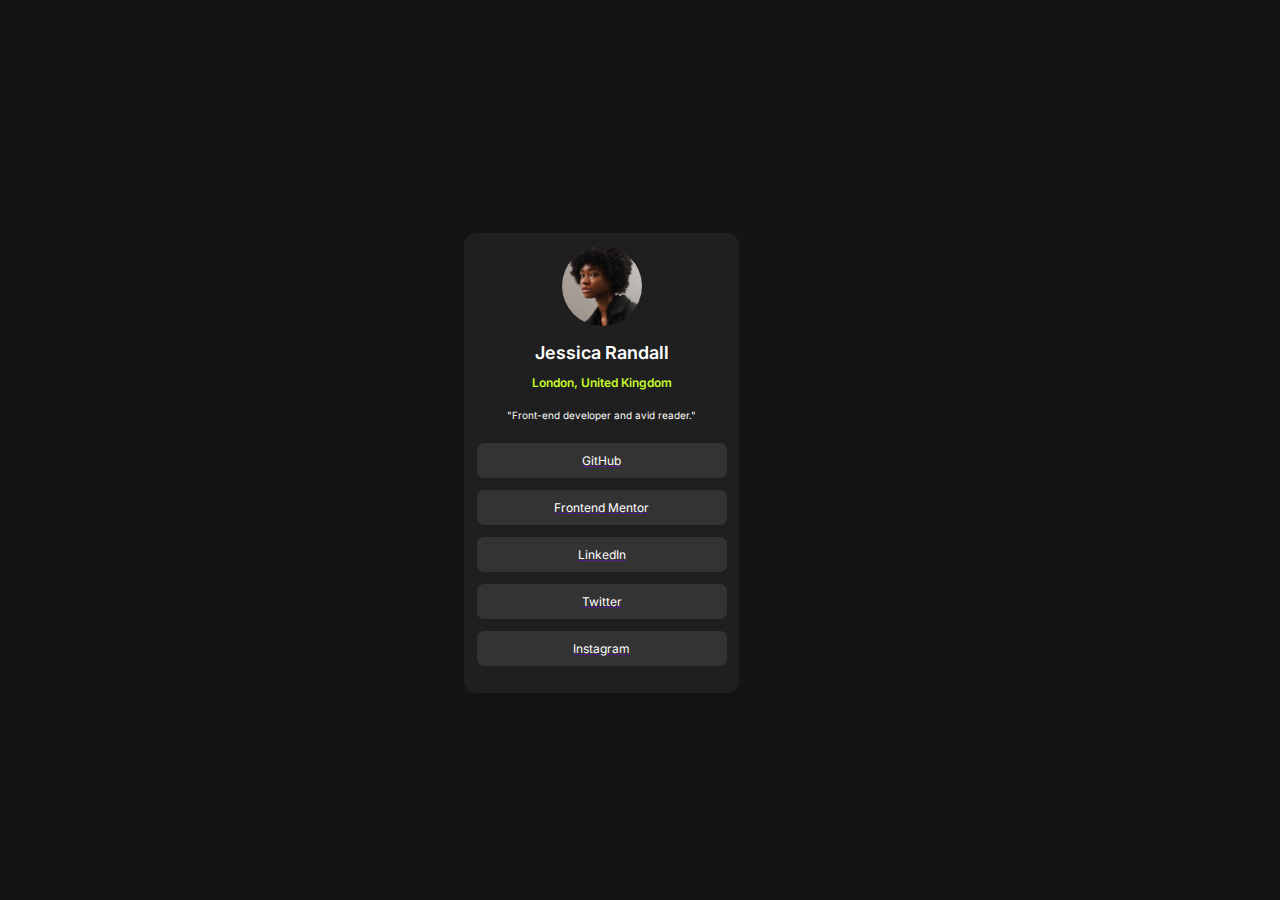
<file: Social links profile/index.html>
<!DOCTYPE html>
<html lang="es">
<head>
  <meta charset="UTF-8">
  <meta name="viewport" content="width=device-width, initial-scale=1.0"> <!-- displays site properly based on user's device -->
  <link rel="stylesheet" href="stylesl.css">
  <link rel="preconnect" href="https://fonts.googleapis.com">
  <link rel="preconnect" href="https://fonts.gstatic.com" crossorigin>
  <link href="https://fonts.googleapis.com/css2?family=Figtree:ital,wght@0,300..900;1,300..900&family=Inter:ital,opsz,wght@0,14..32,100..900;1,14..32,100..900&display=swap" rel="stylesheet">
  <link rel="icon" type="image/png" sizes="32x32" href="images/favicon-32x32.png">
  <title>Frontend Mentor | Social links profile</title>
</head>
<body>
    <div role="contentinfo" class="colum-social">
        <header class="head-1">
            <img src="images/avatar-jessica.jpeg" alt=""  class="img-head">
            <h1 class="head-h1">
                Jessica Randall
            </h1>
            <p class="head-p">
                London, United Kingdom
            </p>
        </header>
        <nav class="nav-1">
            <p class="nav-p">
                "Front-end developer and avid reader."
            </p>
        </nav>
        </dt>
        <footer class="foot-1">
            <dl class="list">
                <dt class="bto-1" >
                    <a href="" ><p >GitHub</p>
                </dt>
                <dt class="bto-1" >
                    <a href="" ><p >Frontend Mentor</p>
                </dt>
                <dt class="bto-1" >
                    <a href="" ><p >LinkedIn</p>
                </dt>
                <dt class="bto-1" >
                    <a href="" ><p >Twitter</p>
                </dt>
                <dt class="bto-1" >
                    <a href="" ><p >Instagram</p>
                </dt>
            </dl>
        </footer>
    </div>
</body>
</html>
</file>
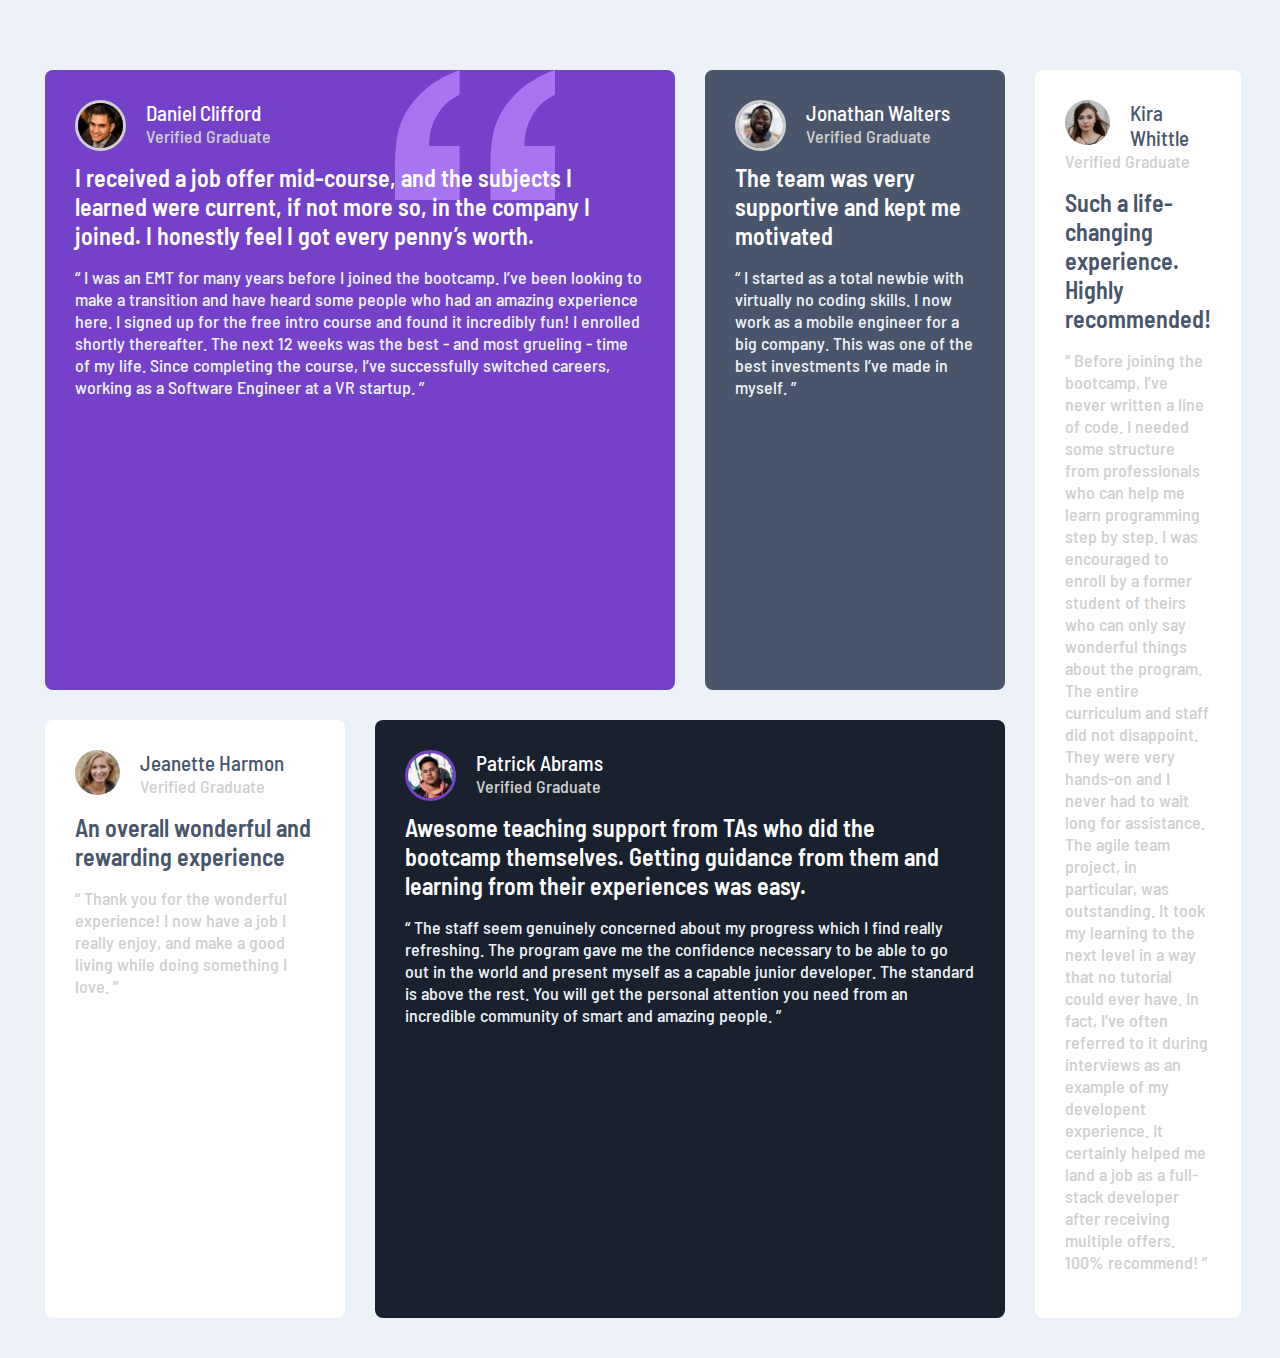
<file: Testimonials grid section/index.html>
<!DOCTYPE html>
<html lang="en">
<head>
    <meta charset="UTF-8">
  <meta name="viewport" content="width=device-width, initial-scale=1.0"> <!-- displays site properly based on user's device -->

  <link rel="icon" type="image/png" sizes="32x32" href="./images/favicon-32x32.png">
  <link rel="stylesheet" href="styletes.css">
  <title>Frontend Mentor | [Challenge Name Here]</title>
</head>
<body>
    <section class="cardstes">
        <div class="carddani">
            <!-- <img class="imgcomill" src="images/bg-pattern-quotation.svg" alt=""> -->
            <img class="imgdani" src="images/image-daniel.jpg" alt="">
            <h3 class="dapajoh3">Daniel Clifford</h3>
            <p class="verp">Verified Graduate</p>
            <h1 class="dapajoh1">
                I received a job offer mid-course, and the subjects I learned were current, if not more so, 
                in the company I joined. I honestly feel I got every penny’s worth.
            </h1>
            <h2 class="dapajoh2">
                “ I was an EMT for many years before I joined the bootcamp. I’ve been looking to make a 
                transition and have heard some people who had an amazing experience here. I signed up 
                for the free intro course and found it incredibly fun! I enrolled shortly thereafter. 
                The next 12 weeks was the best - and most grueling - time of my life. Since completing 
                the course, I’ve successfully switched careers, working as a Software Engineer at a VR startup. ”  
            </h2>
        </div>
        <div class="cardjon">
            <img src="images/image-jonathan.jpg" alt="">
            <h3 class="dapajoh3">Jonathan Walters</h3>
            <p class="verp">Verified Graduate</p>
            <h1 class="dapajoh1">The team was very supportive and kept me motivated</h1>
            <h2 class="dapajoh2">
                “ I started as a total newbie with virtually no coding skills. I now work as a mobile engineer 
                for a big company. This was one of the best investments I’ve made in myself. ” 
            </h2>
        </div>
        <div class="cardjean">
            <img class="imgkije"  src="images/image-jeanette.jpg" alt="">
            <h3 class="jakih3">Jeanette Harmon</h3>
            <p class="verp">Verified Graduate</p>
            <h1 class="jakih1">An overall wonderful and rewarding experience</h1>
            <h2 class="jakih2">
                “ Thank you for the wonderful experience! I now have a job I really enjoy, and make a good living 
                while doing something I love. ”
            </h2>
        </div>
        <div class="cardpatr">
            <img  src="images/image-patrick.jpg" alt="">
            <h3 class="dapajoh3">Patrick Abrams</h3>
            <p class="verp">Verified Graduate</p>
            <h1 class="dapajoh1">
                Awesome teaching support from TAs who did the bootcamp themselves. Getting guidance from them and 
                learning from their experiences was easy.
            </h1>
            <h2 class="dapajoh2">
                “ The staff seem genuinely concerned about my progress which I find really refreshing. The program 
                gave me the confidence necessary to be able to go out in the world and present myself as a capable 
                junior developer. The standard is above the rest. You will get the personal attention you need from 
                an incredible community of smart and amazing people. ”
            </h2>
        </div>
        <div class="cardkira">
            <img class="imgkije" src="images/image-kira.jpg" alt="">
            <h3 class="jakih3">Kira Whittle</h3>
            <p class="verp">Verified Graduate</p>
            <h1 class="jakih1">Such a life-changing experience. Highly recommended!</h1>
            <h2 class="jakih2">
                “ Before joining the bootcamp, I’ve never written a line of code. I needed some structure from 
                professionals who can help me learn programming step by step. I was encouraged to enroll by a former 
                student of theirs who can only say wonderful things about the program. The entire curriculum and staff 
                did not disappoint. They were very hands-on and I never had to wait long for assistance. The agile team 
                project, in particular, was outstanding. It took my learning to the next level in a way that no tutorial 
                could ever have. In fact, I’ve often referred to it during interviews as an example of my developent 
                experience. It certainly helped me land a job as a full-stack developer after receiving multiple offers. 
                100% recommend! ”  
            </h2>
        </div>
    </section>
</body>
</html>
</file>
<file: stylesd.css>
:root{  

    --White: hsl(0, 0%, 100%);
    --Grey-700: hsl(0, 0%, 20%);
    --Grey-800: hsl(0, 0%, 12%);
}

body{
    background-color: #b3f5ed;
    font-family: Inter;
    min-height: 100vh;
}


.Pagina p {
    text-align: center;
    width: 300px;
    background-color: #34cdc5; 
    color:var(--White); 
    font-size:18px; 
    border: var(--Grey-800) 1px;
    border-radius: 7px;
    padding: 10px;
}
.Pagina a{
    text-decoration: none;
}

.Pagina p:hover{
    background-color: #f1fcfb;
    color: var(--Grey-800);
    font-size:18px; 
    padding: 10px;
}
.pMenu{
    grid-column: span 3 / span 3;
    border-bottom: solid 2px;
    padding: 10px;
    text-align: center;
}
.pMenu img{
    width: 260px;
    margin-bottom: 0px;
}
.pMenu h3{
    margin-top: 0px;
}
.pagHead{
    grid-column: span 3 / span 3;
    grid-row-start: 2;   
    border-bottom: solid 2px;
    padding: 10px;
    display: flex;
    justify-content: center;
}
.bto-1, .bto-2, .bto-3{
    grid-row-start: 3;
    border-bottom: 1px dashed;
    padding: 10px;
    display: flex;
    justify-content: center;
}

.bto-4, .bto-5, .bto-6{
    grid-row-start: 4;
    border-bottom: 1px dashed;
    padding: 10px;
    display: flex;
    justify-content: center;
}

.bto-7, .bto-8, .bto-9{
    grid-row-start: 5;
    padding: 10px;
    display: flex;
    justify-content: center;
    border-bottom: 1px dashed;
}

.bto-10, .bto-11, .bto-12{
    grid-row-start: 6;
    padding: 10px;
    display: flex;
    justify-content: center;
}
.pagiFooter{
    grid-column: span 3 / span 3;
    border-top: solid 2px;
    padding: 10px;
    display: flex;
    justify-content: center;
}
@media (min-width: 1024px) {
    .Pagina{
        margin: 30px;
        border: solid 2px var(--Grey-700);
        border-radius: 5px;
        display: grid;
        grid-template-columns: repeat(auto-fill, minmax(2, 1fr)) ; 
        gap: 0px;
    }
    .bto-1, .bto-2, .bto-4, .bto-5, .bto-7, .bto-8, .bto-10, .bto-11{
        border-right-style: dashed;
        border-right-width: 1px;
    }
}
@media screen and (max-width: 425px){
    .Pagina{
        margin: 10px;
        border: solid 2px var(--Grey-700);
        border-radius: 5px;
    }
    .bto-10, .bto-11{
        border-bottom-style: dashed;
        border-bottom-width: 1px;
    }
}
</file>
<file: 3-column-preview-card-component-main/stylesc.css>
@import url('https://fonts.googleapis.com/css2?family=Barlow+Semi+Condensed:ital,wght@0,100;0,200;0,300;0,400;0,500;0,600;0,700;0,800;0,900;1,100;1,200;1,300;1,400;1,500;1,600;1,700;1,800;1,900&family=Figtree:ital,wght@0,300..900;1,300..900&family=Fraunces:ital,opsz,wght@0,9..144,100..900;1,9..144,100..900&family=Inter:ital,opsz,wght@0,14..32,100..900;1,14..32,100..900&family=Kumbh+Sans:wght@100..900&family=Lexend+Deca:wght@100..900&family=Manrope:wght@200..800&family=Montserrat:ital,wght@0,100..900;1,100..900&family=Poppins:ital,wght@0,100;0,200;0,300;0,400;0,500;0,600;0,700;0,800;0,900;1,100;1,200;1,300;1,400;1,500;1,600;1,700;1,800;1,900&family=Young+Serif&display=swap');
@import url('https://fonts.googleapis.com/css2?family=Big+Shoulders:opsz,wght@10..72,100..900&display=swap');
:root{
    /* primary color */
    --Bright-orange: hsl(31, 77%, 52%);
    --Dark-cyan: hsl(184, 100%, 22%);
    --Very-dark-cyan: hsl(179, 100%, 13%);

    /* neutral color */
    
    --Transparent-white: hsla(0, 0%, 100%, 0.75); /*(paragraphs)*/
    --Very-light-gray: hsl(0, 0%, 95%) /*(background, headings, buttons)*/
}
body{
    background-color: var(--Very-light-gray);
    display: flex;
    justify-content: center;
    align-items: center;
    min-height: 100vh;
    
}

.cardcolums{
    display: flex;
    justify-content: center;
}
.h3Card{
    font-family: Big Shoulders;
    font-size: 30px;
    font-weight: 700;
}
.h3Card {
    color: var(--Very-light-gray);

}

.pbtn1, .pbtn2, .pbtn3{
    color: var(--Bright-orange);
    background-color: var(--Very-light-gray);
    margin-top: 89px;
    text-align: center;
    border-radius: 40px;
    width: 120px;
    padding: 15px;
}

.pbtn2{
    color: var(--Dark-cyan);
}
.pbtn3{
    color: var(--Very-dark-cyan);
}
.pCard, .pbtn1, .pbtn2, .pbtn3{
    font-family: Lexend Deca;
    font-size: 15px;
    font-weight: 400;
}

.pbtn1:hover, .pbtn2:hover, .pbtn3:hover{
    border: solid 1px var(--Very-light-gray);
    color: var(--Very-light-gray);
    padding: 14px;
}
.pbtn1:hover{
    background-color: var(--Bright-orange);
}
.pbtn2:hover{
    background-color: var(--Dark-cyan);
}
.pbtn3:hover{
    background-color: var(--Very-dark-cyan);
}
.pCard{
    color: var(--Transparent-white);
    line-height: 2;
}


.cardSedans{
    background-color: var(--Bright-orange);
    
    
}
.cardSuvs{
    background-color: var(--Dark-cyan);
}
.cardLuxury{
    background-color: var(--Very-dark-cyan);
}

@media (max-width: 425px) {
   
 .cardcolums{
    flex-direction: column;
 }
 .cardSedans{
    border-top-right-radius: 8px;
    border-top-left-radius: 8px;
    }
    .cardLuxury{
        border-bottom-left-radius: 8px;
        border-bottom-right-radius: 8px;
    }
    .cardSedans, .cardSuvs, .cardLuxury{
        padding: 48px;
        width: 260px;
        
    }

}

@media (min-width: 1024px) {
    .cardSedans{
        border-top-left-radius: 8px;
        border-bottom-left-radius: 8px; 
    }
    .cardLuxury{
        border-top-right-radius: 8px;
        border-bottom-right-radius: 8px;
    }
    .cardSedans, .cardSuvs, .cardLuxury{
        padding: 30px;
        width: 208px;
        
    }
}
</file>
<file: Bento grid/stylesben.css>
@import url('https://fonts.googleapis.com/css2?family=Barlow+Semi+Condensed:ital,wght@0,100;0,200;0,300;0,400;0,500;0,600;0,700;0,800;0,900;1,100;1,200;1,300;1,400;1,500;1,600;1,700;1,800;1,900&family=DM+Sans:ital,opsz,wght@0,9..40,100..1000;1,9..40,100..1000&family=Figtree:ital,wght@0,300..900;1,300..900&family=Fraunces:ital,opsz,wght@0,9..144,100..900;1,9..144,100..900&family=Inter:ital,opsz,wght@0,14..32,100..900;1,14..32,100..900&family=Kumbh+Sans:wght@100..900&family=Lexend+Deca:wght@100..900&family=Manrope:wght@200..800&family=Montserrat:ital,wght@0,100..900;1,100..900&family=Outfit:wght@100..900&family=Poppins:ital,wght@0,100;0,200;0,300;0,400;0,500;0,600;0,700;0,800;0,900;1,100;1,200;1,300;1,400;1,500;1,600;1,700;1,800;1,900&family=Young+Serif&display=swap');
:root{
    /*color */
    --Purple-100: hsl(254, 88%, 90%);
    --Purple-500: hsl(256, 67%, 59%);

    --Yellow-100: hsl(31, 66%, 93%);
    --Yellow-500: hsl(39, 100%, 71%);

    --White: hsl(0, 0%, 100%);
    --Black: hsl(0, 0%, 7%);
    
}

body{
    background-color: #f5f6f5;
    margin: 5px;
}

.tarjetas{
    margin: 10px;
    padding-top: 60px;
    display: grid;
    gap: 30px;
}



.imgPost{
    width: 150px;
}

.h2c, .h2q{
    font-size: 32px;
    font-weight: 400;
}
.h2c{
    line-height: 30px;
}
.h2q{
    margin-top: -35px;
    color: var(--Purple-500);
}

.cardChat h3{
    color: var(--Black);
    font-size: 45px;
    font-weight: 400;
    line-height: 39px;
}

.cardStar{
    background-color: var(--Purple-500);
    padding: 30px;
    border-radius: 8px;
    background-position: 300px 0px;
    background-size: 100px 100px;
    justify-items: center;
    
}
.h1Star, .h1Ia, .cardStar h5{
    color: var(--White);
}
.cardStar h5{
    margin-top: -1px;
    font-weight: 300;
}
.h1Star{
    display: flex;
    font-weight: 400;
    font-size: 48px;
}
.h1Star span{
    margin-left: 8px;
    color: var(--Yellow-500);
}
.h1Ia{
    margin-top: -55px;
    font-weight: 400;
    font-size: 48px;
    margin-bottom: 0px;
}
.cardSocial{
    background-color: var(--White);
    padding: 30px;
    border-radius: 8px;
    overflow: hidden;
}
.cardSocial h5{
    font-size: 35px;
    font-weight: 400;
    line-height: 39px;
    margin-top: 40px;
    height: 90px;
}

.cardAudi{
    background-color: var(--White);
    padding: 30px;
    border-radius: 8px;
}
.imgAudi{
    width: 200px;
}

.cardAudi h3{
    font-size: 70px;
    font-weight: 400;
    margin-top: -10px;
}
.cardAudi p{
    margin-top: -60px;
}

.cardCalen{
    background-color: var(--Yellow-500);
    padding: 30px;
    border-radius: 8px;
    height: 240px;
    overflow: hidden;
}

.cardCalen h3{
    font-size: 35px;
    font-weight: 400;
    line-height: 39px;
    margin-top: -5px;
    
}

.cardFollowers{
    background-color: var(--Purple-500);
    padding: 30px;
    border-radius: 8px;
    display: flex;
    align-items: center;
}
.imgFollow{
    width: 240px;
}
.cardFollowers h2{
    color: var(--White);
    font-size: 40px;
    font-weight: 400;
    line-height: 39px;
}
.cardMedia{
    background-color: var(--Purple-100);
    padding: 30px;
    border-radius: 8px;
    background-position: 300px 0px;
    background-size: 100px 100px;
    overflow: hidden;
}
.cardMedia h2{
    font-weight: 500;
    font-size: 30px;
    line-height: 30px;
}

.cardMedia p{
    font-size: 21px;
}
.imgSocial{
    width: 360px;
    margin-bottom: -30px;
}
.imgChad{
    width: 250px;
}
.imgMedia{
    width: 430px;
}

.imgStar{
    margin-top: 10px;
    width: 150px;
}
.imgCalen{
    width: 250px;
    margin-top: -25px;
}
.h2c, .h2q, .cardChat h3, .cardStar h1, .cardStar h5, .cardSocial h5, .cardAudi h3, .cardAudi p,
.cardCalen h3, .cardFollowers h2, .cardMedia h2, .cardMedia p{
    font-family: DM Sans;
}

@media screen and (min-width: 1024px){
    .tarjetas{
        padding: 30px;
        display: grid;
        grid-template-columns: repeat(auto-fill, minmax(230px, 1fr)) ; 
    }
    .cardPost{
        grid-row: span 3 / span 3;
    }
    .cardChat{
        grid-row: span 3 / span 3;
        grid-column-start: 1;
        grid-row-start: 4;
    }
    .cardStar{
        grid-column: span 2 / span 2;
        grid-row: span 2 / span 2;
        grid-column-start: 2;
        grid-row-start: 1;
    }
    .cardSocial{
        grid-row: span 2 / span 2;
        grid-column-start: 2;
        grid-row-start: 3;
    }
    .cardAudi{
        grid-row: span 2 / span 2;
        grid-column-start: 2;
        grid-row-start: 5;
    }
    .cardCalen{
        grid-row: span 2 / span 2;
        grid-column-start: 3;
        grid-row-start: 3;
    }
    .cardFollowers{
        grid-column: span 2 / span 2;
        grid-row: span 2 / span 2;
        grid-column-start: 3;
        grid-row-start: 5;
    }
    .cardMedia{
        grid-row: span 4 / span 4;
        grid-column-start: 4;
        grid-row-start: 1;
    }
    .cardPost{
        background-color: var(--Yellow-100);
        padding: 30px;
        border-radius: 8px;
        height: 380px;
    }
    .cardChat{
        background-color: var(--Yellow-500);
        padding: 30px;
        border-radius: 8px;
        margin-top: -80px;
    }

}
@media screen and (max-width: 425px){
    .tarjetas{
        padding: 4px;
        display: grid;
        grid-template-rows: repeat(auto-fill, minmax(150px, 1fr)) ; 
        gap: 30px;
    }
    .cardPost{
        background-color: var(--Yellow-100);
        padding: 30px;
        border-radius: 8px;
        
    }
    .cardChat{
        background-color: var(--Yellow-500);
        padding: 30px;
        border-radius: 8px;
        
    }


    
}
</file>
<file: Blog preview card/styles.css>
body{
    background: hsl(47, 88%, 63%);
    
}

@media only screen  {
    .colum-blog{
        position: absolute;
        top: 50%;
        left: 46%;
        transform: translate(-50%, -46%);
        text-align: left;
    }
    .cont-blog{
        border-left: hsl(0, 0%, 55%) solid 2px;
        border-bottom: black solid 7px;
        border-right: black solid 7px;
        border-top: black solid 1px;
        background-color: hsl(0, 0%, 100%);
        Font-size: 15px;
        width: 150px;
        height: 345px;
        padding:5%; 
    }
    .tittleh:hover{
        color: hsl(47, 88%, 63%);
        
    }
}

.colum-blog{
    position: absolute;
    top: 50%;
    left: 46%;
    transform: translate(-50%, -46%);
    text-align: left;
}
.cont-blog{
    
    background-color: hsl(0, 0%, 100%);
    Font-size: 15px;
    width: 256px;
    height: 370px;
    border-radius: 12px;
    padding:5%; 
}
.b-lea{
    background-color: hsl(47, 88%, 63%);
    font-family: Figtree;
    font-weight: 800;
    width: 23%;
    padding: 3px;
    
}
.text-b{
    padding: 14px;
    padding-left: 5px;
    font-size: 12px;
    font-weight: 800;
}
#alinle{
    padding-top: 16px;
}
.imag{
    
    width: 8%;
    height: 6%;
    float:left;
    padding-top: 9px;
    
}
.img-enc{
    width: 100%;
    height: 70%;
    padding-top: 3px;
    border-radius: 5%;
}
span{
    font-family: Figtree;
    color: hsl(216, 15%, 48%) ;
    font-size: 12px;
}
.tittleh{
    font-size: 18px;
    font-family: Figtree;
    font-weight: 800;
}
.avag{
    font-family: Figtree;
    font-weight: 800;
    padding-left:10px;
    font-size: 12px;
    display: inline-block;
     vertical-align: top;
}
.textpu{
    font-size: 11px;
    font-family: Figtree;
    background-color: (0, 0%, 42%)
}

.bottimate{
    padding-top: 10px;
}
.tittleh:hover{
    color: hsl(47, 88%, 63%);
    
}
</file>
<file: Four card feature section/stylfle.css>
:root{
  --Red: hsl(0, 78%, 62%);
  --Cyan: hsl(180, 62%, 55%);
  --Orange: hsl(34, 97%, 64%);
  --Blue: hsl(212, 86%, 64%);
  --VDBlue: hsl(234, 12%, 34%);
  --GrBlue: hsl(229, 6%, 66%);
  --VeGray: hsl(0, 0%, 98%);
}



body{
  
  background-color: var(--VeGray);
  display: flex;
  flex-direction: column;
  
}

.head-1{
  justify-items: center;
  display: flex;
  flex-direction: column;
  align-items: center;
  text-align: center;
  

}

.head-1 h1{
  font-family: Poppins;
  font-weight: 200;
  color: var(--VDBlue);
  padding-bottom: 0;
  margin-bottom: 0;
  font-size: 26px;

}
.head-1 h2{
  font-family: Poppins;
  font-weight: 600;
  color: var(--VDBlue);
  margin-top:0;
  padding-top: 0;
  font-size: 26px;
}

.head-1 p{
  font-family: Poppins;
  font-weight: 400;
  color: var(--GrBlue);
  font-size: 12px;
  width: 65vmin;
  padding-top: 0;
  margin-top: 0;
  text-align: center;
  
}

.grid h1{
  font-family: Poppins;
  font-weight: 600;
  color: var(--VDBlue);
  margin-top:0;
  padding-top: 0;
  font-size: 16px;
}

.grid p{
  font-family: Poppins;
  font-weight: 400;
  color: var(--GrBlue);
  margin-top:0;
  padding-top: 0;
  font-size: 12px;
  margin-right: 12px;
}



.grid {
  display: grid;
  grid-template-columns: repeat(auto-fill, minmax(300px, 2fr)) ; 
  align-items: center;
  margin-top:2%;
  gap: 15px;
  padding-bottom: 5%;

}
.item{
  display: flex;
  flex-direction: column;
  align-items: center;
  width: 100vmin;
   
 
}



.card1{
  background-color: white;
  border-radius: 5px;
  border-top: 4px solid var(--Cyan);
  width: 320px;
  height: 190px;
  box-shadow: 0 5px 10px var(--GrBlue) , -5px 0 10px var(--GrBlue);
  
  
  
}
.card1conte{
  margin: 3% 10% 3% 10%;
  display: flex;
  flex-direction: column;
}

.grid img{
  width: 55px;
  order: 3;
  align-self: flex-end;
  margin-top: 8%;
}
.card2{
  background-color: white;
  border-radius: 5px;
  border-top: 4px solid var(--Red);
  width: 320px;
  height: 190px;
  box-shadow: 0 5px 10px var(--GrBlue) , -5px 0 10px var(--GrBlue);
  
}
.card2conte{
  margin: 3% 10% 3% 10%;
  display: flex;
  flex-direction: column;
}

.card3conte{
  margin: 3% 10% 3% 10%;
  display: flex;
  flex-direction: column;
}

.card3{
  background-color: white;
  border-radius: 5px;
  border-top: 4px solid var(--Orange);
  width: 320px;
  height: 190px;
  margin-top: 20px;
  box-shadow: 0 5px 10px var(--GrBlue) , -5px 0 10px var(--GrBlue);

}
.card4{
  background-color: white;
  border-radius: 5px;
  border-top: 4px solid var(--Blue);
  width: 320px;
  height: 190px;
  box-shadow: 0 5px 10px var(--GrBlue) , -5px 0 10px var(--GrBlue);
  
  
}
.card4conte{
  margin: 3% 10% 3% 10%;
  display: flex;
  flex-direction: column;
}
</file>
<file: NFT preview card component/stylesn.css>
@import url('https://fonts.googleapis.com/css2?family=Barlow+Semi+Condensed:ital,wght@0,100;0,200;0,300;0,400;0,500;0,600;0,700;0,800;0,900;1,100;1,200;1,300;1,400;1,500;1,600;1,700;1,800;1,900&family=Figtree:ital,wght@0,300..900;1,300..900&family=Fraunces:ital,opsz,wght@0,9..144,100..900;1,9..144,100..900&family=Inter:ital,opsz,wght@0,14..32,100..900;1,14..32,100..900&family=Kumbh+Sans:wght@100..900&family=Lexend+Deca:wght@100..900&family=Manrope:wght@200..800&family=Montserrat:ital,wght@0,100..900;1,100..900&family=Outfit:wght@100..900&family=Poppins:ital,wght@0,100;0,200;0,300;0,400;0,500;0,600;0,700;0,800;0,900;1,100;1,200;1,300;1,400;1,500;1,600;1,700;1,800;1,900&family=Young+Serif&display=swap');
:root{  

    /*Primary*/
    --Soft-blue: hsl(215, 51%, 70%);
    --Cyan: hsl(178, 100%, 50%);

    /*neutral*/
    --Very-dark-blue1 : hsl(217, 54%, 11%); /*(main BG)*/
    --Very-dark-blue2 : hsl(216, 50%, 16%); /*(card BG)*/
    --Very-dark-blue3 : hsl(215, 32%, 27%); /*(line) - Font size (paragraph): 18px - Weights: 300, 400, 600*/
    --White: hsl(0, 0%, 100%);
}

body{
    background-color: var(--Very-dark-blue1);
    display: flex;
    justify-content: center;
    align-items: center;
    min-height: 100vh;
}

.itemCard{
    background-color: var(--Very-dark-blue2);
    border-radius: 2%;
    width: 333px;
}
.columCard{
    padding: 5%;
}
.imag{
    width: 300px;
    height: 300px;
    border-radius: 3%;
}

.secEthe, .secClock {
    display: flex;
    align-items: center; /* Vertically centers the image and text */
}

.secEthe img, .secClock img {
    margin-right: 5px; /* Adds space between the image and the text */
}
.section-1{
    display: flex;
    justify-content: space-between;
}

.columCard h1, .columCard span, .secClock h5, .secEthe h5, .footer-1 p, .footer-1 span{
    font-family: Outfit;
}

.columCard h1{
    color: var(--White);
    font-weight: 600;
    font-size: 22px;
}
.secEthe h5{
    color: var(--Cyan);
    font-weight: 400;
}

.secClock h5{
    color: var(--Soft-blue);
    font-weight: 400;
}
.columCard span{
    color: var(--Soft-blue);
    font-weight: 300;
    font-size: 18px;
}

.line{
    border: solid 1px var(--Very-dark-blue3);
    
}
.ava{
    width: 30px;
    height: 30px;
    border: solid 1px var(--White);
    border-radius: 15px;
    margin-right: 15px;
}
.footer-1{
    display: flex;
    align-items: center;
    margin-top: 7px;
    
}

.footer-1 p{
    color: var(--Soft-blue);
    font-size: 14px;
}
.footer-1 span{
    color: var(--White);
    margin-left: 9px;
    font-size: 14px;
}

.columCard h1:hover, .footer-1 span:hover{
    color: var(--Cyan);
}
.imag:hover{
    background-color: var(--Cyan);
    
}
.image-container {
    position: relative;
    display: inline-block;
  }
.iconVi{
    position: absolute;
    top: 50%;
    left: 50%;
    transform: translate(-50%, -50%);
    font-size: 40px; 
    opacity: 0;
    transition: opacity 0.3s ease
}


  
.image-container:hover .iconVi {
    opacity: 1; 
}

.image-container::after {
    content: "";
    position: absolute;
    top: 0;
    left: 0;
    width: 100%;
    height: 99%;
    border-radius: 3%;
    background-color: rgba(0, 255, 255, 0.5); /* Color cian con opacidad */
    opacity: 0;
    transition: opacity 0.3s ease;
    pointer-events: none; /* Asegura que el overlay no interfiera con los clics */
  }

  .image-container:hover::after {
    opacity: 1; /* Muestra la superposición cian */
  }
</file>
<file: Product preview card component/stylepc.css>
:root{
    --Dark-cyan: hsl(158, 36%, 37%);
    --Cream: hsl(30, 38%, 92%);
    --Very-dark-blue: hsl(212, 21%, 14%);
    --Dark-grayish-blue: hsl(228, 12%, 48%);
    --White: hsl(0, 0%, 100%);
}




@media     (min-width: 1024px) and (max-width: 1440px){
    body{
        background-color: var(--Cream);
            justify-content: center;
            display: flex;
            flex-direction: column;
            align-items: end;
            box-sizing: border-box;
            margin: 0;
            padding: 0;
            padding-top: 10%;
            padding-bottom: 10%;
    }
    
    .container{
        text-align: left;
        border-radius: 10px;
        background-color:var(--White);
        vertical-align: top;
        margin-right: 33%;
        margin-left: 33%;
        
    
    }
    .bto-1 p {
        text-align: center;
        background-color:var(--Dark-cyan); 
        color:var(--White); 
        padding-left: 40px;
        padding-right: 55px;
        padding-top: 10px;
        padding-bottom: 10px;
        font-size:12px; 
        border: var(--Dark-cyan) 1px;
        border-radius: 7px;
        font-family: Montserrat;
        font-weight: 700; 
        
    }
    
    .bto-1 p:hover{
        background-color: var(--Very-dark-blue);
        font-size:12px; 
        font-family: Montserrat;
        font-weight: 700; 
        
    }
    .bto-1 p img{
        padding-right: 10px;
        align-items: center;
        vertical-align: middle;
    }
    .bto-1{
        padding-left: 20px;
        display: flex;
        
    }
    
    .nav-1 p{
        font-family: Montserrat;
        font-weight: 500;
        display: flex;
        padding-left: 20px;
        padding-right: 20px;
        color: var(--Dark-grayish-blue);
        font-size: 12px;
        padding-top: 10px;
        letter-spacing: 3px;
        
    }
    .nav-1 h1{
        font-family: Fraunces;
        font-weight: 700;
        display: flex;
        font-size: 28px;
        padding-left: 20px;
        padding-right: 20px;
        color: var(--Very-dark-blue);
        line-height: 27px;
        
    
        
    }
    
    .main-1 p{
        font-family: Montserrat;
        font-weight: 500;
        color: var(--Dark-grayish-blue);
        font-size: 12px;
        display: flex;
        padding-left: 20px;
        padding-right: 10px;
        line-height: 20px;
    }
    
    
    .section-1 strong{
        font-family: Fraunces;
        font-weight: 700;
        font-size: 28px;
        color: var(--Dark-cyan);
        display: flex;
       
        
    }
    .section-1{
        padding-left: 5%;
        display: flex;
    }
    .section-1 span{
        font-family: Montserrat;
        font-weight: 500;
        color: var(--Dark-grayish-blue);
        font-size: 12px;
        padding-top: 10px;
        padding-left: 15px;
    }
    
    .head-1{
        float:left;
        display: flex;
    }
    
    .head-1 img{
        height: 365px;
        width: 220px;
        border-top-left-radius:  7px;
        border-bottom-left-radius: 7px;
    }
    .bto-1 a{
        text-decoration: none;
    }
}
@media  (min-width: 320px) and (max-width: 1023px) {
    body{
        background-color: var(--Cream);
            justify-content: center;
            display: flex;
            flex-direction: column;
            align-items: end;
            box-sizing: border-box;
            margin: 0;
            padding: 0;
            padding-top: 5%;
            padding-bottom: 5%;
    }
    
    .container{
        text-align: left;
        border-radius: 10px;
        background-color:var(--White);
        vertical-align: top;
        margin-right: 5%;
        margin-left: 5%;
        
    
    }
    .bto-1 p {
        text-align: center;
        background-color:var(--Dark-cyan); 
        color:var(--White); 
        padding-left: 90px;
        padding-right: 100px;
        padding-top: 10px;
        padding-bottom: 10px;
        font-size:12px; 
        border: var(--Dark-cyan) 1px;
        border-radius: 7px;
        font-family: Montserrat;
        font-weight: 700; 
        
    }
    
    .bto-1 p:hover{
        background-color: var(--Very-dark-blue);
        font-size:12px; 
        font-family: Montserrat;
        font-weight: 700; 
        
    }
    .bto-1 p img{
        padding-right: 10px;
        align-items: center;
        vertical-align: middle;
    }
    .bto-1{
        padding-left: 20px;
        display: flex;
        
    }
    
    .nav-1 p{
        font-family: Montserrat;
        font-weight: 500;
        display: flex;
        padding-left: 20px;
        padding-right: 20px;
        color: var(--Dark-grayish-blue);
        font-size: 12px;
        padding-top: 10px;
        letter-spacing: 3px;
        
    }
    .nav-1 h1{
        font-family: Fraunces;
        font-weight: 700;
        display: flex;
        font-size: 28px;
        padding-left: 20px;
        padding-right: 20px;
        color: var(--Very-dark-blue);
        line-height: 27px;
        
    
        
    }
    
    .main-1 p{
        font-family: Montserrat;
        font-weight: 500;
        color: var(--Dark-grayish-blue);
        font-size: 14px;
        display: flex;
        padding-left: 20px;
        padding-right: 30px;
        line-height: 20px;
    }
    
    
    .section-1 strong{
        font-family: Fraunces;
        font-weight: 700;
        font-size: 28px;
        color: var(--Dark-cyan);
        display: flex;
       
        
    }
    .section-1{
        padding-left: 5%;
        display: flex;
    }
    .section-1 span{
        font-family: Montserrat;
        font-weight: 500;
        color: var(--Dark-grayish-blue);
        font-size: 12px;
        padding-top: 10px;
        padding-left: 15px;
    }
    
    .head-1{
        float:left;
        display: flex;
    }
    
    .bto-1 a{
        text-decoration: none;
    }

    .head-1 img{
        height: 200px;
        width: 338px;
        border-top-left-radius:  7px;
        border-top-right-radius: 7px;
    }
}
</file>
<file: Profile card component/styleca.css>
@import url('https://fonts.googleapis.com/css2?family=Barlow+Semi+Condensed:ital,wght@0,100;0,200;0,300;0,400;0,500;0,600;0,700;0,800;0,900;1,100;1,200;1,300;1,400;1,500;1,600;1,700;1,800;1,900&family=Figtree:ital,wght@0,300..900;1,300..900&family=Fraunces:ital,opsz,wght@0,9..144,100..900;1,9..144,100..900&family=Inter:ital,opsz,wght@0,14..32,100..900;1,14..32,100..900&family=Kumbh+Sans:wght@100..900&family=Montserrat:ital,wght@0,100..900;1,100..900&family=Poppins:ital,wght@0,100;0,200;0,300;0,400;0,500;0,600;0,700;0,800;0,900;1,100;1,200;1,300;1,400;1,500;1,600;1,700;1,800;1,900&family=Young+Serif&display=swap');

:root{
    --Darkcyan: hsl(185, 75%, 39%);
    --Verydarkblue: hsl(229, 23%, 23%);
    --Dark-grayish-blue: hsl(227, 10%, 46%);
    --Dark-gray: hsl(0, 0%, 59%);
    /* Weights: 400, 700 */
}
body{
    background-color: var(--Darkcyan);
    display: flex;
    flex-direction: column;
    align-items: center;
    justify-content: space-around;
    
}

@media screen and (max-width: 375px){
    body{
        background-image: url("images/bg-pattern-bottom.svg");
        background-repeat: no-repeat;
        background-position: 130px -30%;
        
        
    }
    .card{
        width: 300px;
        margin-top: 20px;

    }
    .imghead{
        width: 300px;
    }
}

@media screen and (min-width: 1024px){
    body{
        background-image: url("images/bg-pattern-bottom.svg");
    background-repeat: no-repeat;
    background-position: 160% -90%;
        
    }
    .card{
        margin-top: 10px;
    }
   
}

.imghead{
    border-top-left-radius: 10px;
    border-top-right-radius: 10px;
}
.imgicon{
    margin-top: 95px;
    position: absolute;
   border-radius: 80px;
    border: solid 5px white;
    width: 90px;
}

.head-1{
    display: flex;
    flex-direction: column;
    align-items: center;
    
}
.imgtop{
    margin: -20%;
    height: 30%;
    width: 70%;
    align-self: flex-start;  
    margin-top: -40%;
}

.div-1{
    margin-top: 70px;
    font-family: Kumbh Sans;
    margin-bottom: 20px;
}

.div-1 h1{
    font-weight: 700;
    font-size: 18px;
    margin: 0;
    padding: 0;
}
.div-1 span{
    font-weight: 700;
    font-size: 16px;
    color: var(--Dark-gray);
    padding-left: 6px;
}

.div-1 p{
    font-weight: 700;
    font-size: 14px;
    color: var(--Dark-gray);
    margin-top: 5px;
}


.card{
    background-color: white;
    border-radius: 10px;
    
    padding-bottom: 15px;
}
.main-1{
    display: flex;
    flex-direction: column;
    align-items: center;
    text-align: center;
    padding: 0;
    margin: 0;
    
}

.foot-1{
    border-top: solid 2px var(--Dark-gray);
    display: grid;
    grid-template-columns: repeat(3, 1fr);
    gap: 30px;
    text-align: center;
    font-family: Kumbh Sans;
    
}

.foot-1 h1{
    font-weight: 700;
    font-size: 20px;
    margin-bottom: 0;
    padding-bottom: 0;

} 

.foot-1 p{
    font-weight: 400;
    font-size: 12px;
    margin-top: 0;
    padding-top: 2px;
    color: var(--Dark-gray);

}
</file>
<file: QR code component/style.css>
body{
    background: hsl(212, 45%, 89%);
    Font: size 15px; 
}

@media only screen  {
    .item-qr{
        
        
        position: absolute;
        top: 50%;
        left: 46%;
        transform: translate(-50%, -46%);
        text-align: center;
    }
    .colum-qr{
        border:hsl(216, 15%, 48%)  2px;
        background-color: hsl(0, 0%, 100%);
        Font-size: 15px;
        width: 203px;
        height: 345px;
        border-radius: 12px;
        padding:5%; 
    }
}
.colum-qr{
    border:hsl(216, 15%, 48%)  2px;
    background-color: hsl(0, 0%, 100%);
    Font-size: 15px;
    width: 203px;
    height: 345px;
    border-radius: 12px;
    padding:5%; 
}

.imag{
    
    width: 200px;
    height: 200px;
    border-radius: 5%;
    padding: 1%;
}
span{
    
    padding-top: 4%;
    padding-left: 3%;
    padding-bottom: 11%;
    text-align: center;
    font-family: Outfit;
    font-size: 12px;
    
    color: hsl(216, 15%, 48%) ;
}
h1{
    font-size: 15px;
    padding-top: 6%;
    
    padding-left: 7%;
    padding-right: 7%;
    font-family: Outfit;
    color: hsl(0, 2%, 20%) ;   
}
</file>
<file: Recipe page/stilesr1.css>
/* Definir variables globales */
:root {
    --White: hsl(0, 0%, 100%);
    --Stone-100: hsl(30, 54%, 90%);
    --Stone-150: hsl(30, 18%, 87%);
    --Stone-600: hsl(30, 10%, 34%);
    --Stone-900: hsl(24, 5%, 18%);
    --Brown-800: hsl(14, 45%, 36%);
    --Rose-800: hsl(332, 51%, 32%);
    --Rose-50: hsl(330, 100%, 98%);
    
    /* Tipografías */
    --font-primary: 'Outfit', sans-serif;
    --font-secondary: 'Young Serif', serif;

    /* Tamaños de fuentes */
    --fs-sm: 12px;
    --fs-md: 16px;
    --fs-lg: 18px;
    --fs-xl: 28px;
    --fs-xxl: 32px;

    /* Border Radius */
    --border-radius-sm: 10px;
    --border-radius-md: 15px;
}

/* Reset general */
* {
    box-sizing: border-box;
    margin: 0;
    padding: 0;
}

/* Estilos generales */
body {
    background-color: var(--Stone-100);
    display: flex;
    flex-direction: column;
    align-items: center;
    justify-content: center;
    padding: 10%;
}

/* Contenedor principal */
.container {
    text-align: left;
    background-color: var(--White);
    border-radius: var(--border-radius-sm);
    margin: 0 23%;
}

/* Encabezados */
.head-1 {
    padding-left: 30px;
    margin-top: 30px;
}

.head-h1 {
    font-family: var(--font-secondary);
    font-weight: 800;
    font-size: var(--fs-xxl);
}

.head-p {
    font-family: var(--font-primary);
    font-weight: 500;
    color: var(--Stone-600);
    margin-right: 35px;
}

/* Imágenes */
img {
    border-radius: var(--border-radius-sm);
    height: 300px;
}

/* Navegación */
.nav-1 {
    font-family: var(--font-primary);
    font-weight: 500;
    background-color: var(--Rose-50);
    margin: 0 35px;
    border-radius: var(--border-radius-md);
}

.nav-h1 {
    padding: 20px 30px 2px;
    font-family: var(--font-primary);
    font-weight: 800;
    font-size: var(--fs-lg);
    color: var(--Rose-800);
}

.nav-ul {
    padding: 0 55px 20px;
}

.nav-ul li {
    padding: 12px 12px 0;
    font-family: var(--font-primary);
    font-weight: 400;
    color: var(--Stone-600);
}

/* Contenido principal */
.content-1 {
    margin: 0 35px;
    border-bottom: 2px solid var(--Stone-150);
    padding-bottom: 2%;
}

.content-1 h1 {
    font-family: var(--font-secondary);
    font-weight: 600;
    font-size: var(--fs-xl);
    color: var(--Brown-800);
}

.content-1 ul,
.content-1 ol {
    padding-left: 25px;
    font-family: var(--font-primary);
    font-weight: 400;
    color: var(--Stone-600);
    padding-bottom: 4%;
}

/* Listas */
.content-1 ul li,
.content-1 ol li {
    padding-left: 12px;
    padding-top: 12px;
}

.content-1 ol li strong {
    color: var(--Stone-600);
}

/* Pie de página */
.foot-1 {
    margin: 30px 35px;
    border-radius: var(--border-radius-md);
}

.foot-1 h1 {
    font-family: var(--font-secondary);
    font-weight: 600;
    font-size: var(--fs-xl);
    color: var(--Brown-800);
}

.foot-1 p {
    font-family: var(--font-primary);
    font-weight: 400;
    font-size: var(--fs-md);
    color: var(--Stone-600);
}

/* Tablas */
.foot-1 table {
    table-layout: fixed;
    width: 650px;
    height: 150px;
    font-family: var(--font-primary);
    font-weight: 400;
    font-size: var(--fs-md);
    color: var(--Stone-600);
    border-spacing: 0;
}

.foot-1 table tr td strong {
    font-weight: 800;
    font-size: var(--fs-md);
    color: var(--Brown-800);
}

/* RESPONSIVE DESIGN */
@media (max-width: 1024px) {
    .container {
        margin: 0 10%;
    }
}

@media (max-width: 425px) {
    body {
        padding: 5%;
    }

    .container {
        margin: 0 20px;
    }

    .head-h1,
    .foot-1 h1,
    .content-1 h1 {
        font-size: var(--fs-xl);
        padding-left: 10%;
    }

    .head-p {
        font-size: var(--fs-sm);
        padding-left: 10%;
    }

    img {
        height: 130px;
        width: 100%;
    }

    .nav-1 {
        margin: 0 30px;
    }

    .nav-h1 {
        font-size: var(--fs-lg);
    }

    .nav-ul li {
        font-size: var(--fs-sm);
    }

    .content-1 ul li,
    .content-1 ol li strong,
    .content-1 ol li span,
    .foot-1 p,
    .foot-1 table {
        font-size: var(--fs-sm);
    }

    .foot-1 table {
        width: 300px;
    }

    .foot-1 table tr td strong {
        width: 100px;
    }
}
</file>
<file: Single price grid component/stylespgr.css>
@import url('https://fonts.googleapis.com/css2?family=Barlow+Semi+Condensed:ital,wght@0,100;0,200;0,300;0,400;0,500;0,600;0,700;0,800;0,900;1,100;1,200;1,300;1,400;1,500;1,600;1,700;1,800;1,900&family=DM+Sans:ital,opsz,wght@0,9..40,100..1000;1,9..40,100..1000&family=Figtree:ital,wght@0,300..900;1,300..900&family=Fraunces:ital,opsz,wght@0,9..144,100..900;1,9..144,100..900&family=Inter:ital,opsz,wght@0,14..32,100..900;1,14..32,100..900&family=Karla:ital,wght@0,200..800;1,200..800&family=Kumbh+Sans:wght@100..900&family=Lexend+Deca:wght@100..900&family=Manrope:wght@200..800&family=Montserrat:ital,wght@0,100..900;1,100..900&family=Outfit:wght@100..900&family=Poppins:ital,wght@0,100;0,200;0,300;0,400;0,500;0,600;0,700;0,800;0,900;1,100;1,200;1,300;1,400;1,500;1,600;1,700;1,800;1,900&family=Young+Serif&display=swap');
:root{ 
    /* Primary*/
    --Cyan: hsl(179, 62%, 43%);
    --Bright-Yellow: hsl(71, 73%, 54%);
    /* Neutral*/
    --Light-Gray: hsl(204, 43%, 93%);
    --Grayish-Blue: hsl(218, 22%, 67%);
}
body{
    background-color: var(--Light-Gray);
    font-family: Karla;
    display: flex;
    justify-content: center;
    align-items: center;
    min-height: 100vh;
    
}
.sectiProd{
    width: 589px;
}
.secHead{
    background-color: white;
    border-top-left-radius: 2%;
    border-top-right-radius: 2%;
}
.secHead h1{
    color: var(--Cyan);
    font-size: 23px;
}
.secHead h3{
    color: var(--Bright-Yellow);
    font-size: 16px;
}
.secHead p{
    color: var(--Grayish-Blue);
    margin-top: -10px;
    line-height: 24px;
    font-size: 14px;
}
.secColum1{
    background-color: var(--Cyan);
}
.secColum1 h2{
    color: white;
    font-size: 16px;
    font-weight: 400;
    
}
.secColum1 h4{
    display: flex;
    font-size: 35px;
    margin-top: 2px;
    color: white;
    align-items: center;
}
.pSecCol{
    font-size: 14px;
    margin-left: 10px;
    font-weight: 400;
    color: #e7e7e7;
} 

.pFull{
    color: var(--Light-Gray);
    margin-top: -40px;
    font-size: 15px;
}

.btnCol1{
    background-color: var(--Bright-Yellow);
    display: flex;
    height: 45px;
    align-items: center;
    justify-content: center;
    border-radius: 5px;
    margin-top: 30px;
    color: white;
    font-weight: 700;
}

.secColum2{
    background-color: #40c1bc;
    
}
.secColum2 h2{
    font-weight: 400;
    font-size: 16px;
    color: white;
}
.secColum2 p{
    font-weight: 400;
    font-size: 12px;
    line-height: 20px;
    width: 160px;
    color: #e7e7e7;
}


@media (min-width: 1024px) {
    .sectiProd {
        display: grid;
        grid-template-columns: repeat(2, 1fr);
        gap: 0px;
    }
    .secHead{
        grid-column: span 2 / span 2;
        padding: 30px;
    }
    .secColum1{
        grid-row-start: 2;
        padding: 30px;
        border-bottom-left-radius: 2%
    }
    .secColum2{
        grid-row-start: 2;
        padding: 30px;
        border-bottom-right-radius: 2%;
    }
}

@media screen and (max-width: 425px){
    .sectiProd{
        padding: 0%;
        display: grid;
        grid-template-rows: repeat(auto-fill, minmax(250px, 1fr)) ; 
        gap: 0px;
        margin: 40px;
    }
    .secHead, .secColum1, .secColum2{
        padding: 20px;
    }
    .secColum2{
        border-bottom-right-radius: 2%;
        border-bottom-left-radius: 2%
    }
}
</file>
<file: Social links profile/stylesl.css>
:root{  
    --Green: hsl(75, 94%, 57%);
    --White: hsl(0, 0%, 100%);
    --Grey-700: hsl(0, 0%, 20%);
    --Grey-800: hsl(0, 0%, 12%);
    --Grey-900: hsl(0, 0%, 8%);
}

body{
    background-color: var(--Grey-900);
    position: absolute;
    top: 50%;
    left: 50%;
    transform: translate(-50%, -50%);
    text-align: center;
}
.colum-social{
    border:hsl(216, 15%, 48%)  2px;
    background-color: var(--Grey-800);
    Font-size: 15px;
    width: 250px;
    height: 435px;
    border-radius: 12px;
    padding:5%; 
}
.head-1 .img-head{
    width: 80px;
    height: 80px;
    border-radius: 55%;

}

.head-1 .head-h1{
    font-family: Inter;
    font-weight: 600;
    font-size: 18px;
    color: var(--White);
}

.head-p{
    font-family: Inter;
    font-weight: 600;
    font-size: 12px;
    color: var(--Green);
    padding: 0.1px;
}


.nav-p{
    font-family: Inter;
    font-weight: 400;
    font-size: 10px;
    color: var(--White);
    padding: 7px;
}



.bto-1 p {
    text-align: center;
    padding: 3px;
    background-color:var(--Grey-700); 
    color:var(--White); 
    padding:10px; 
    text-align:center; 
    font-size:12px; 
    border: var(--Grey-800) 1px;
    border-radius: 7px;
    font-family: Inter;
    
}

.bto-1 p:hover{
    background-color: var(--Green);
    color: var(--Grey-800);
    font-family: Inter;
    font-weight: 800;
}

@media only screen  {
    body{
        background-color: var(--Grey-900);
        position: absolute;
        top: 48%;
        left: 45%;
        transform: translate(-48%, -45%);
        text-align: center;
    }
    .colum-social{
        border:hsl(216, 15%, 48%)  2px;
        background-color: var(--Grey-800);
        Font-size: 15px;
        width: 250px;
        height: 435px;
        border-radius: 12px;
        padding:5%; 
    }
    .bto-1 p:hover{
        background-color: var(--Green);
        color: var(--Grey-800);
        font-family: Inter;
        font-weight: 800;
    }
   
}
</file>
<file: Testimonials grid section/styletes.css>
@import url('https://fonts.googleapis.com/css2?family=Barlow+Semi+Condensed:ital,wght@0,100;0,200;0,300;0,400;0,500;0,600;0,700;0,800;0,900;1,100;1,200;1,300;1,400;1,500;1,600;1,700;1,800;1,900&family=Figtree:ital,wght@0,300..900;1,300..900&family=Fraunces:ital,opsz,wght@0,9..144,100..900;1,9..144,100..900&family=Inter:ital,opsz,wght@0,14..32,100..900;1,14..32,100..900&family=Montserrat:ital,wght@0,100..900;1,100..900&family=Poppins:ital,wght@0,100;0,200;0,300;0,400;0,500;0,600;0,700;0,800;0,900;1,100;1,200;1,300;1,400;1,500;1,600;1,700;1,800;1,900&family=Young+Serif&display=swap');

:root{
    /* primary color */
    --Mviolet: hsl(263, 55%, 52%);
    --Vkblue: hsl(217, 19%, 35%);
    --dblue: hsl(219, 29%, 14%);
    --White: hsl(0, 0%, 100%);

    /* neutral color */
    --Lightgray: hsl(0, 0%, 81%);
    --Lighgrayishblue: hsl(210, 46%, 95%);
}

body{
    background-color: var(--Lighgrayishblue);
    
    margin: 5px;
    
}

@media screen and (min-width: 1024px){
    .cardstes{
        padding: 30px;
        display: grid;
        grid-template-columns: repeat(auto-fill, minmax(300px, 1fr)) ; 
        gap: 30px;
    }
    .carddani{
        grid-column-start:  1;
        grid-column-end:  3;
    }
    .cardjon{
        grid-column-start:  3;
    }
    .cardkira{
        grid-column-start:  4;
        grid-row-end: span 2;
    }
    .cardjean{
        grid-column-start:  1;
        grid-row-start:  2;
    }
    .cardpatr{
        grid-column-start:  span 2;
        grid-row-start:  2;
    }
}

@media screen and (max-width: 375px){
    .cardstes{
        padding: 10px;
        display: grid;
        grid-template-rows: repeat(auto-fill, minmax(300px, 1fr)) ; 
        gap: 30px;
    }
    
}    
.cardstes{
    margin: 10px;
    padding-top: 60px;
    display: grid;
    gap: 30px;
}

.carddani{
    background-color: var(--Mviolet);
    padding: 30px;
    border-radius: 8px;
    background-image: url("images/bg-pattern-quotation.svg");
    background-repeat: no-repeat;
    background-position: 350px 0;
    background-size: 160px 130px;
}
.cardjon{
    background-color: var(--Vkblue);
    padding: 30px;
    border-radius: 8px;
    

}

.cardjean{
    background-color: var(--White);
    padding: 30px;
    border-radius: 8px;
}

.cardpatr{
    background-color: var(--dblue);
    padding: 30px;
    border-radius: 8px;
    
}
.cardkira{
    background-color: var(--White);
    padding: 30px;
    border-radius: 8px;

}



.imgdani{
    border-radius: 35px;
    border: solid 3px var(--Lightgray);
    width: 45px;
    float:left;
    margin-right: 20px;
}

.imgkije{
    border-radius: 35px;
    width: 45px;
    float:left;
    margin-right: 20px;
}
.dapajoh3 {
    color:  var(--White);
    font-family: Barlow Semi Condensed;
    font-weight: 500;
    font-size: 21px;
    margin: 0;
    padding: 0;
}

.verp{
    color:  var(--Lightgray);
    font-family: Barlow Semi Condensed;
    font-weight: 500;
    font-size: 18px;
    margin: 0;
    padding: 0;
}

.dapajoh1 {
    display: block;

    color:  var(--White);
    font-family: Barlow Semi Condensed;
    font-weight: 600;
    font-size: 24px;
}

.cardjon img{
    border-radius: 35px;
    border: solid 3px var(--Lightgray);
    width: 45px;
    float:left;
    margin-right: 20px; 
}

.cardpatr img{
    border-radius: 35px;
    border: solid 3px var(--Mviolet);
    width: 45px;
    float:left;
    margin-right: 20px; 

}
.dapajoh2 {
    color:  var(--Lighgrayishblue);
    font-family: Barlow Semi Condensed;
    font-weight: 500;
    font-size: 18px;   
}

.jakih3{
    color:  var(--Vkblue);
    font-family: Barlow Semi Condensed;
    font-weight: 500;
    font-size: 21px;
    margin: 0;
    padding: 0;
}

.jakih2{
    color:  var(--Lightgray);
    font-family: Barlow Semi Condensed;
    font-weight: 500;
    font-size: 18px;   
}

.jakih1{
    color:  var(--Vkblue);
    font-family: Barlow Semi Condensed;
    font-weight: 600;
    font-size: 24px;
}
</file>
